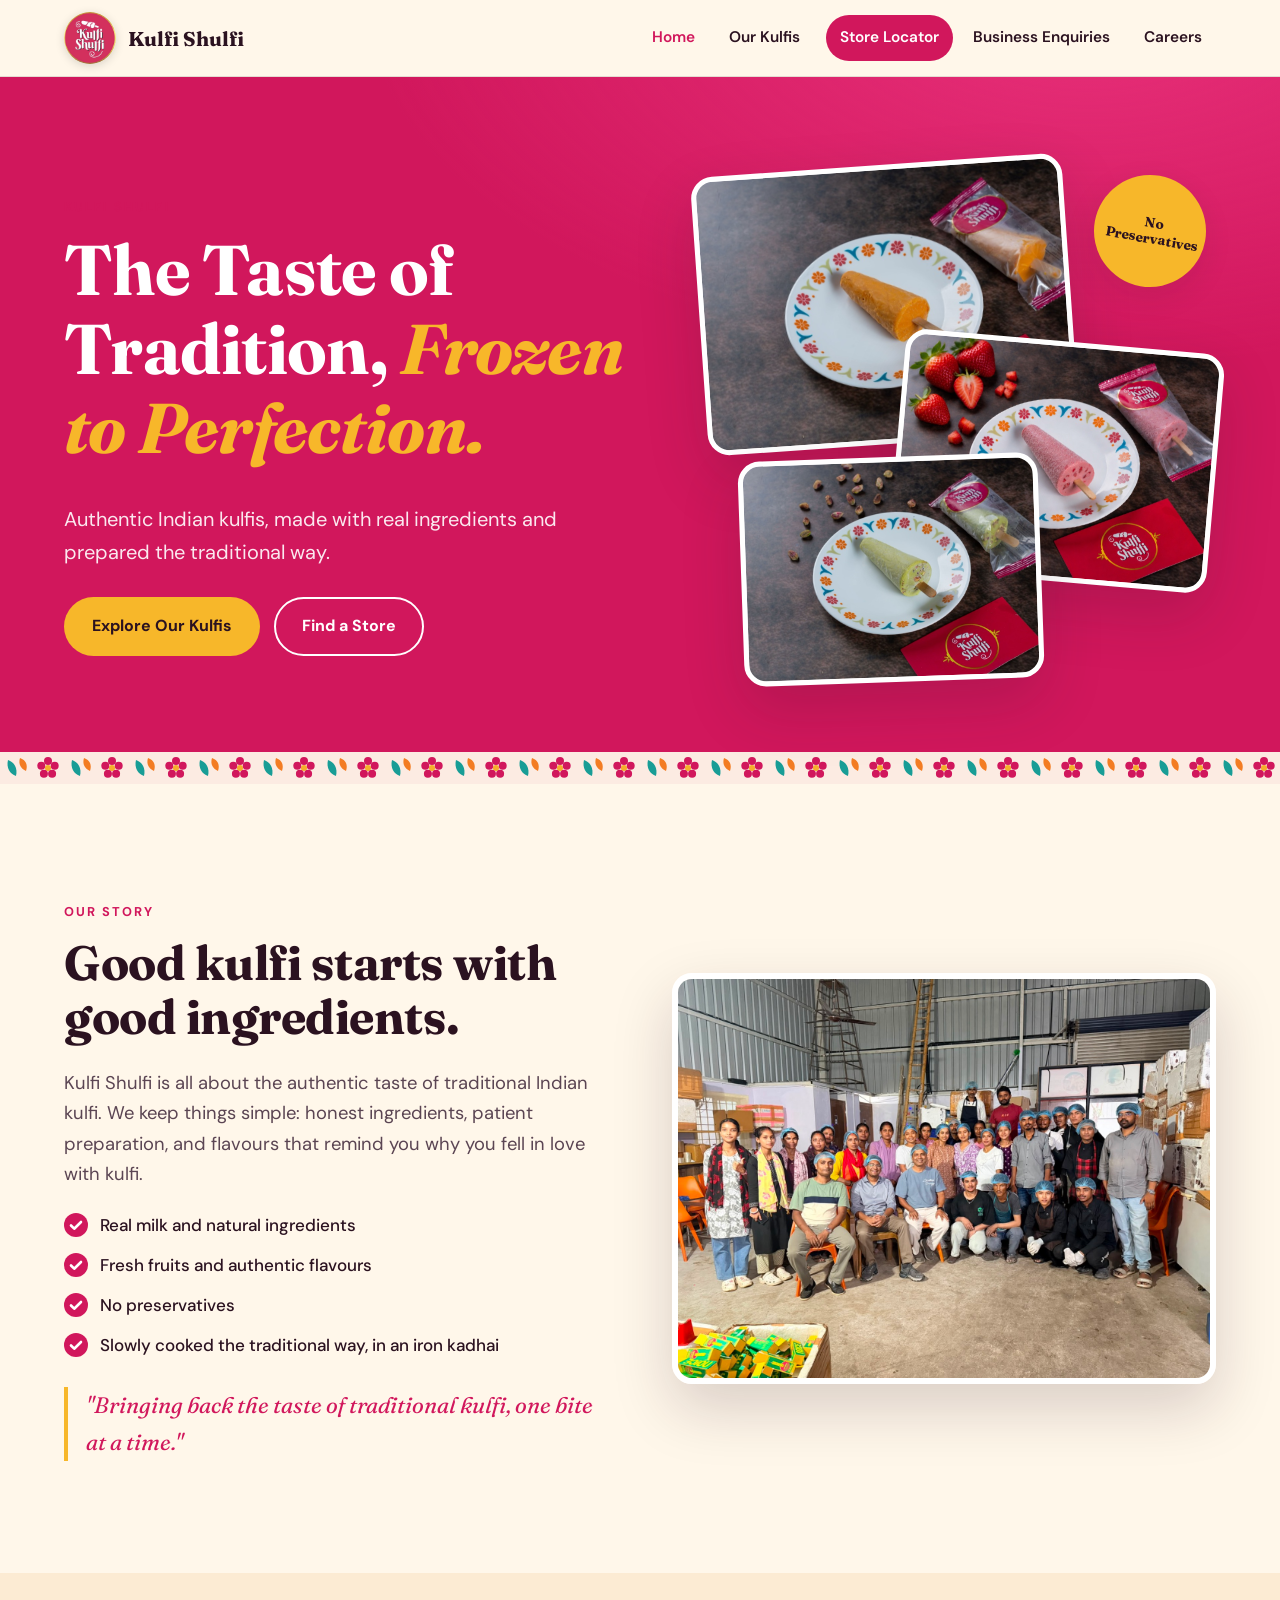
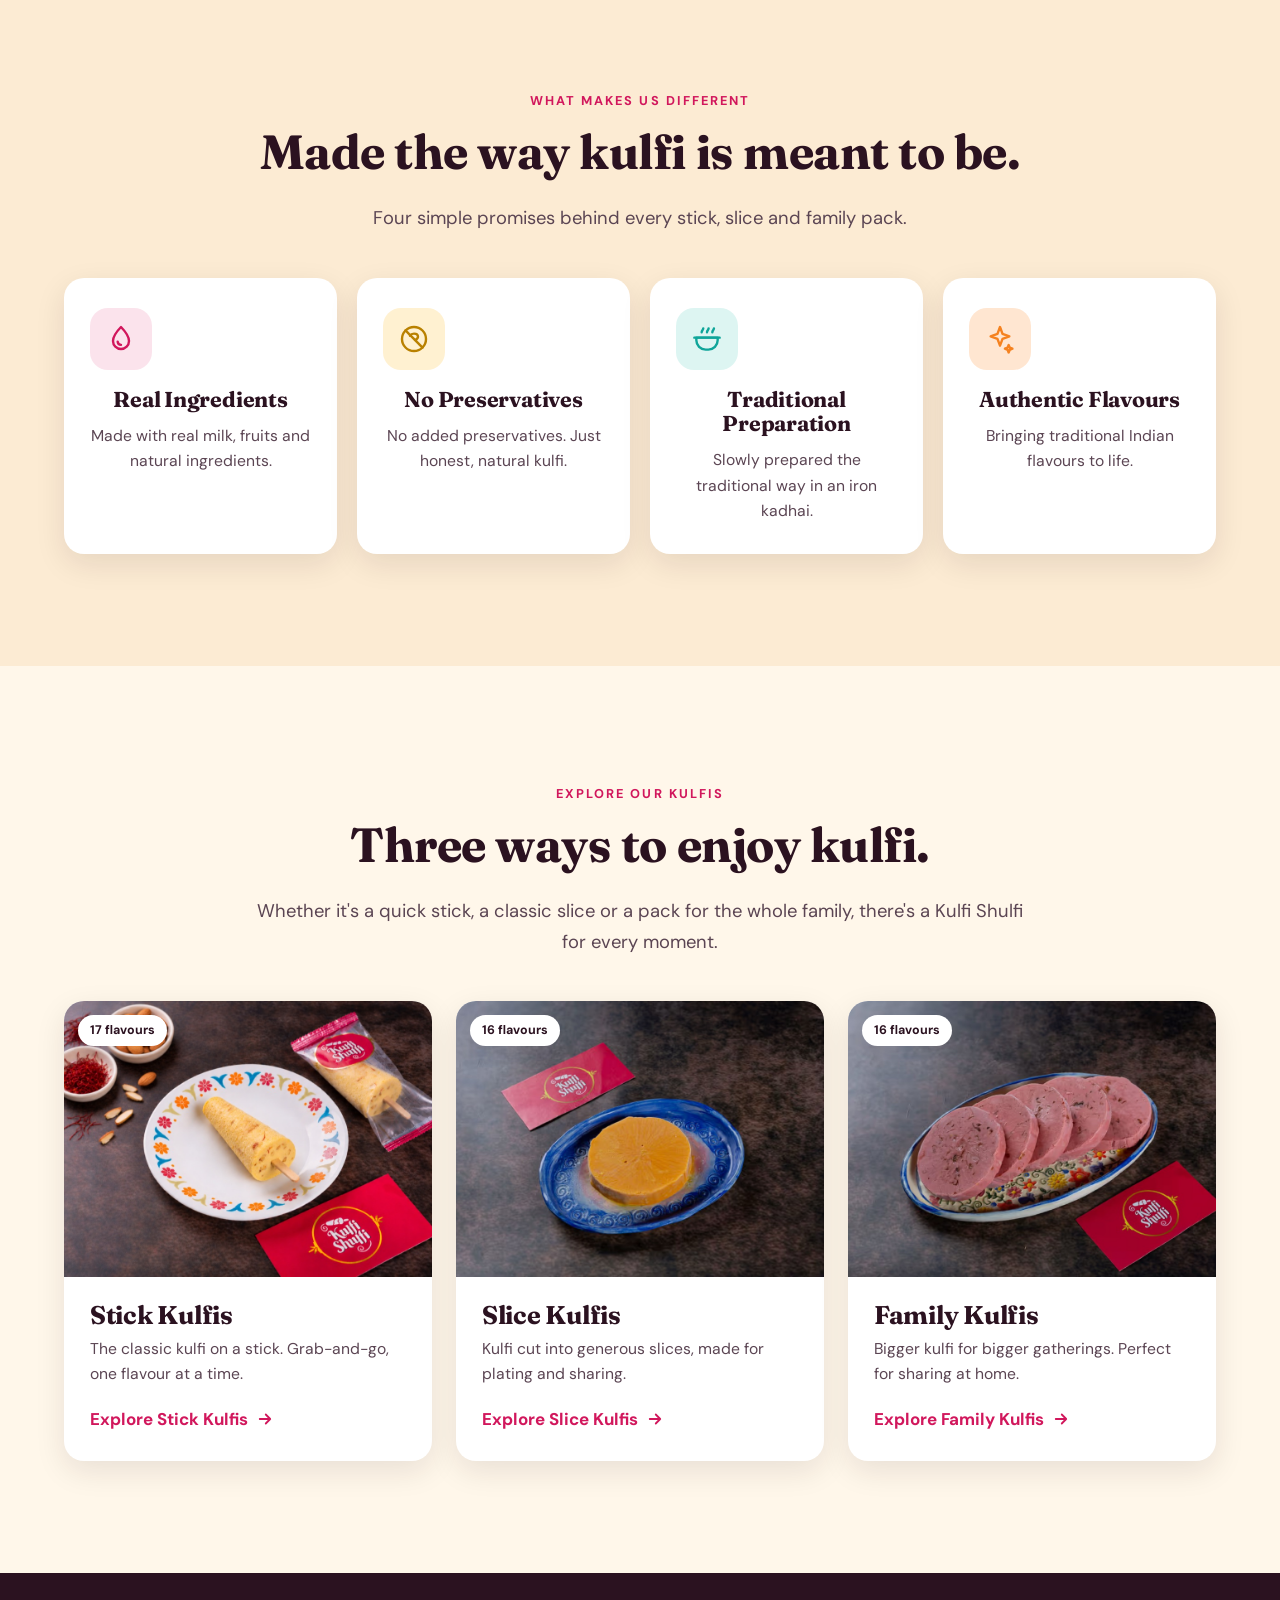
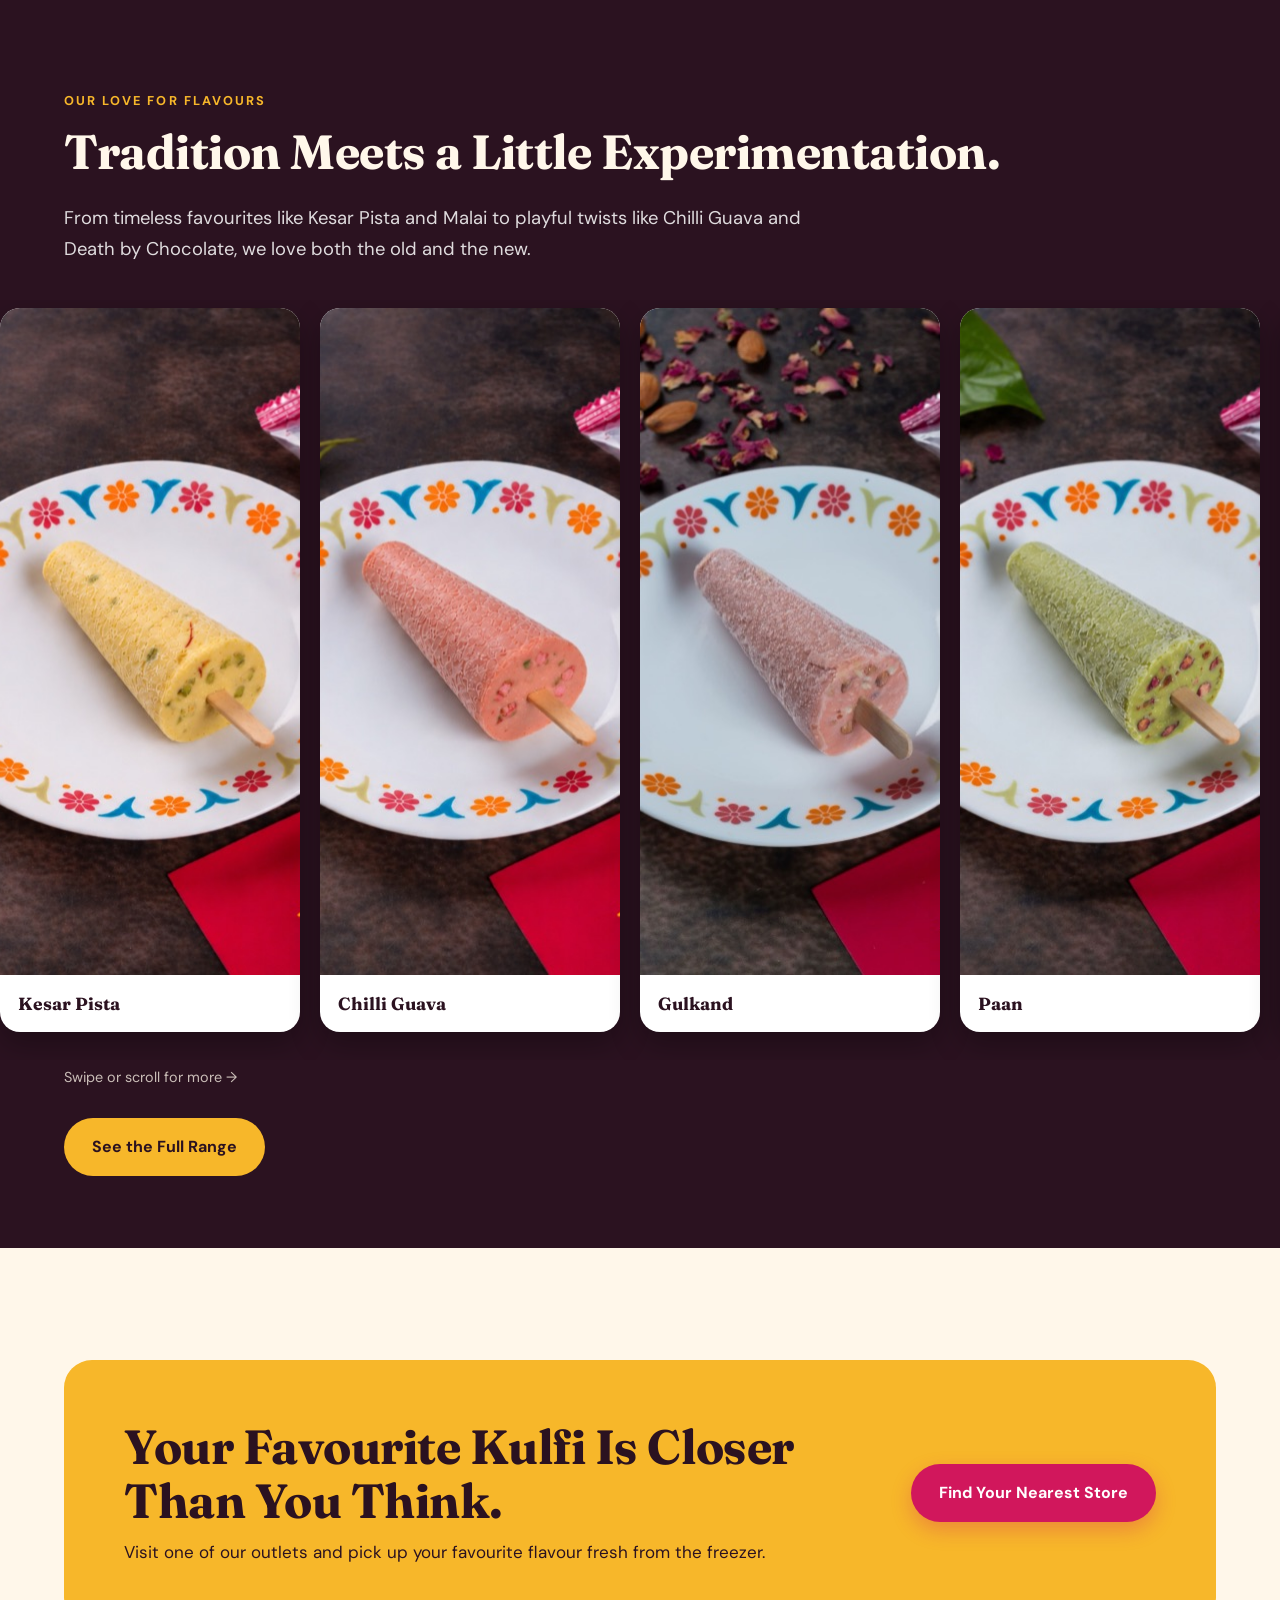
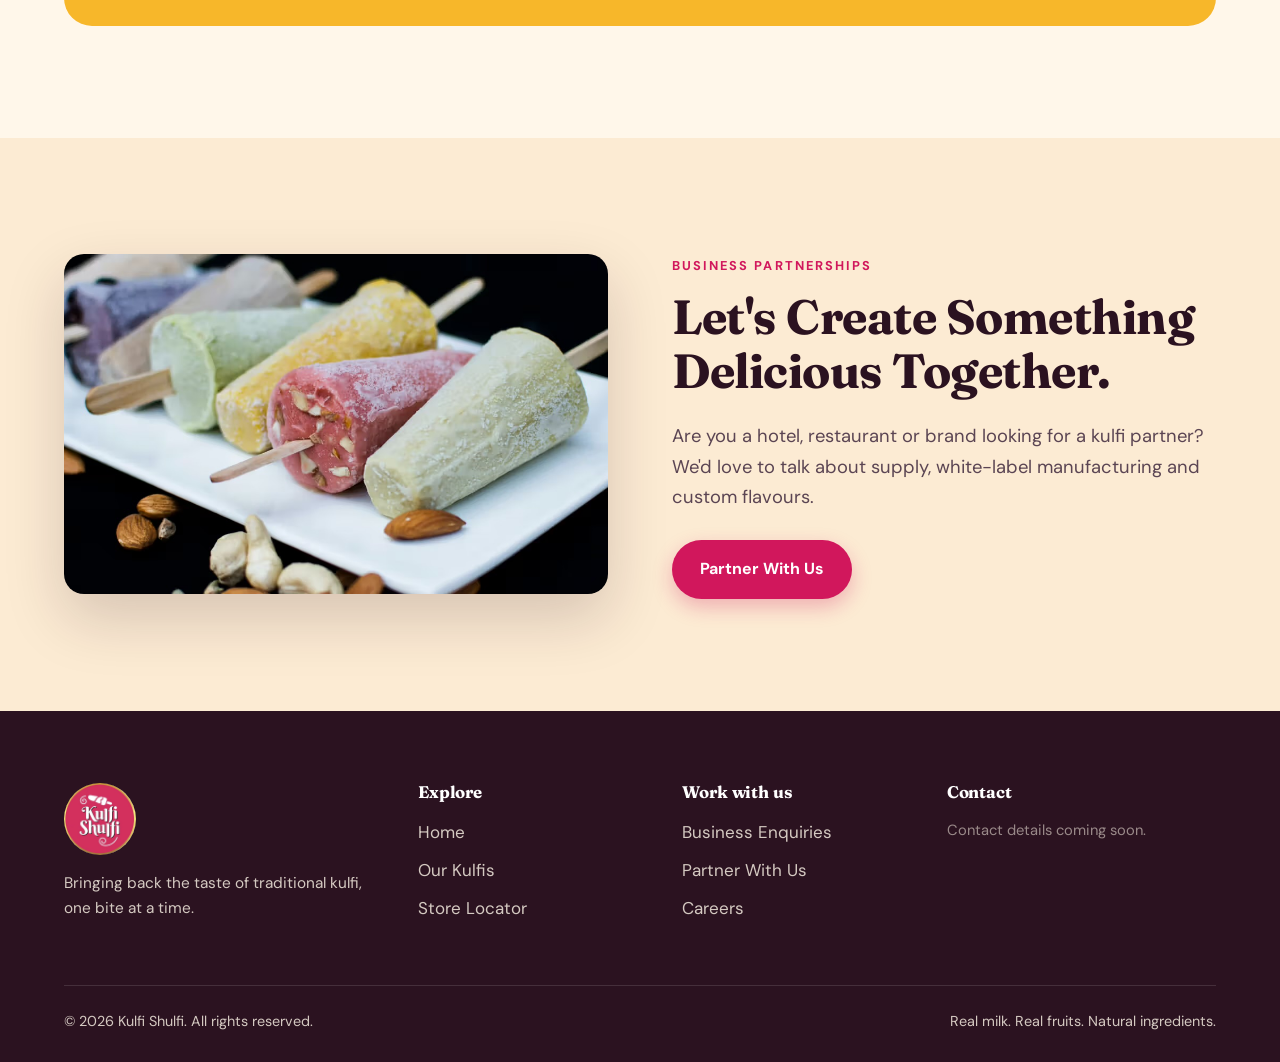
<file: index.html>
<!doctype html>
<html lang="en">
<head>
<meta charset="utf-8">
<meta name="viewport" content="width=device-width,initial-scale=1">
<title>Kulfi Shulfi | Authentic Indian Kulfi Made the Traditional Way</title>
<meta name="description" content="Kulfi Shulfi makes authentic Indian kulfis with real milk, real fruits and natural ingredients, slowly cooked the traditional way in an iron kadhai. No preservatives.">
<meta property="og:title" content="Kulfi Shulfi | The Taste of Tradition, Frozen to Perfection">
<meta property="og:description" content="Real milk. Real fruits. Natural ingredients. Made the traditional way.">
<meta property="og:image" content="assets/img/stick/mango.jpg">
<meta name="theme-color" content="#D1175C">
<link rel="icon" href="assets/img/brand/logo.jpg">
<link rel="preconnect" href="https://fonts.googleapis.com"><link rel="preconnect" href="https://fonts.gstatic.com" crossorigin>
<link href="https://fonts.googleapis.com/css2?family=DM+Sans:wght@400;500;700&family=Fraunces:ital,opsz,wght@0,9..144,600;0,9..144,700;1,9..144,600&display=swap" rel="stylesheet">
<link rel="stylesheet" href="css/styles.css">
<script type="application/ld+json">{"@context":"https://schema.org","@type":"FoodEstablishment","name":"Kulfi Shulfi","description":"Authentic Indian kulfis made with real milk, fruits and natural ingredients.","servesCuisine":"Indian"}</script>
</head>
<body data-page="home">
<a class="skip" href="#main">Skip to content</a>
<header id="site-header"></header>

<main id="main">
  <!-- HERO -->
  <section class="hero">
    <div class="container">
      <div>
        <span class="eyebrow">Kulfi Shulfi</span>
        <h1>The Taste of Tradition, <em>Frozen to Perfection.</em></h1>
        <p class="lead">Authentic Indian kulfis, made with real ingredients and prepared the traditional way.</p>
        <div class="btn-row">
          <a class="btn btn-yellow" href="kulfis.html">Explore Our Kulfis</a>
          <a class="btn btn-ghost" href="stores.html">Find a Store</a>
        </div>
      </div>
      <div class="hero-collage" aria-hidden="true">
        <div class="shot s1 float"><img src="assets/img/stick/mango.jpg" alt="" width="1000" height="667" fetchpriority="high"></div>
        <div class="shot s2 float"><img src="assets/img/stick/strawberry.jpg" alt="" width="1000" height="667"></div>
        <div class="shot s3 float"><img src="assets/img/stick/pista.jpg" alt="" width="1000" height="667"></div>
        <div class="hero-badge">No<br>Preservatives</div>
      </div>
    </div>
    <div class="flower-band" aria-hidden="true"></div>
  </section>

  <!-- OUR STORY -->
  <section class="section" id="story">
    <div class="container split">
      <div class="reveal">
        <span class="eyebrow">Our Story</span>
        <h2>Good kulfi starts with good ingredients.</h2>
        <p class="lead">Kulfi Shulfi is all about the authentic taste of traditional Indian kulfi. We keep things simple: honest ingredients, patient preparation, and flavours that remind you why you fell in love with kulfi.</p>
        <ul class="ticks">
          <li>Real milk and natural ingredients</li>
          <li>Fresh fruits and authentic flavours</li>
          <li>No preservatives</li>
          <li>Slowly cooked the traditional way, in an iron kadhai</li>
        </ul>
        <p class="quote">"Bringing back the taste of traditional kulfi, one bite at a time."</p>
      </div>
      <div class="photo-frame tilt reveal d1">
        <img src="assets/img/brand/team.jpg" alt="The Kulfi Shulfi team together at the kitchen" width="1400" height="1050" loading="lazy">
      </div>
    </div>
  </section>

  <!-- WHAT MAKES US DIFFERENT -->
  <section class="section alt">
    <div class="container center">
      <span class="eyebrow">What Makes Us Different</span>
      <h2>Made the way kulfi is meant to be.</h2>
      <p class="lead">Four simple promises behind every stick, slice and family pack.</p>
      <div class="usp-grid">
        <div class="usp reveal">
          <div class="ico"><svg viewBox="0 0 24 24" fill="none" stroke="currentColor" stroke-width="1.8" stroke-linecap="round" stroke-linejoin="round"><path d="M12 3s6 6.2 6 10.5A6 6 0 0 1 6 13.5C6 9.2 12 3 12 3z"/><path d="M9.5 14a2.6 2.6 0 0 0 2.5 2.4"/></svg></div>
          <h3>Real Ingredients</h3><p>Made with real milk, fruits and natural ingredients.</p>
        </div>
        <div class="usp reveal d1">
          <div class="ico"><svg viewBox="0 0 24 24" fill="none" stroke="currentColor" stroke-width="1.8" stroke-linecap="round" stroke-linejoin="round"><circle cx="12" cy="12" r="9"/><path d="M5.6 5.6l12.8 12.8"/><path d="M9 9.5c.6-1 1.7-1.5 3-1.5 1.7 0 3 .9 3 2.4 0 1.2-.8 1.8-2 2.4"/></svg></div>
          <h3>No Preservatives</h3><p>No added preservatives. Just honest, natural kulfi.</p>
        </div>
        <div class="usp reveal d2">
          <div class="ico"><svg viewBox="0 0 24 24" fill="none" stroke="currentColor" stroke-width="1.8" stroke-linecap="round" stroke-linejoin="round"><path d="M4 11h16v2a7 7 0 0 1-7 7h-2a7 7 0 0 1-7-7v-2z"/><path d="M2.5 11h19M8 7c0-1.4 1.2-1.6 1.2-3M12 7c0-1.4 1.2-1.6 1.2-3M16 7c0-1.4 1.2-1.6 1.2-3"/></svg></div>
          <h3>Traditional Preparation</h3><p>Slowly prepared the traditional way in an iron kadhai.</p>
        </div>
        <div class="usp reveal d3">
          <div class="ico"><svg viewBox="0 0 24 24" fill="none" stroke="currentColor" stroke-width="1.8" stroke-linecap="round" stroke-linejoin="round"><path d="M12 3l1.9 5.1L19 10l-5.1 1.9L12 17l-1.9-5.1L5 10l5.1-1.9L12 3z"/><path d="M18.5 16.5l.8 2 2 .8-2 .8-.8 2-.8-2-2-.8 2-.8.8-2z"/></svg></div>
          <h3>Authentic Flavours</h3><p>Bringing traditional Indian flavours to life.</p>
        </div>
      </div>
    </div>
  </section>

  <!-- EXPLORE OUR KULFIS -->
  <section class="section">
    <div class="container">
      <div class="center">
        <span class="eyebrow">Explore Our Kulfis</span>
        <h2>Three ways to enjoy kulfi.</h2>
        <p class="lead">Whether it's a quick stick, a classic slice or a pack for the whole family, there's a Kulfi Shulfi for every moment.</p>
      </div>
      <div class="cat-grid">
        <a class="cat-card reveal" href="kulfis.html#stick">
          <span class="count"><span data-flavour-count="stick"></span> flavours</span>
          <div class="img"><img src="assets/img/stick/kesar-badam.jpg" alt="Kesar Badam stick kulfi" width="1000" height="667" loading="lazy"></div>
          <div class="body"><h3>Stick Kulfis</h3><p>The classic kulfi on a stick. Grab-and-go, one flavour at a time.</p><span class="more">Explore Stick Kulfis <svg viewBox="0 0 24 24" width="18" height="18" fill="none" stroke="currentColor" stroke-width="2.4" stroke-linecap="round" stroke-linejoin="round"><path d="M5 12h14M13 6l6 6-6 6"/></svg></span></div>
        </a>
        <a class="cat-card reveal d1" href="kulfis.html#slice">
          <span class="count"><span data-flavour-count="slice"></span> flavours</span>
          <div class="img"><img src="assets/img/slice/mango.jpg" alt="Mango kulfi slices" width="1000" height="667" loading="lazy"></div>
          <div class="body"><h3>Slice Kulfis</h3><p>Kulfi cut into generous slices, made for plating and sharing.</p><span class="more">Explore Slice Kulfis <svg viewBox="0 0 24 24" width="18" height="18" fill="none" stroke="currentColor" stroke-width="2.4" stroke-linecap="round" stroke-linejoin="round"><path d="M5 12h14M13 6l6 6-6 6"/></svg></span></div>
        </a>
        <a class="cat-card reveal d2" href="kulfis.html#family">
          <span class="count"><span data-flavour-count="family"></span> flavours</span>
          <div class="img"><img src="assets/img/family/gulkand.jpg" alt="Gulkand family pack kulfi" width="1000" height="667" loading="lazy"></div>
          <div class="body"><h3>Family Kulfis</h3><p>Bigger kulfi for bigger gatherings. Perfect for sharing at home.</p><span class="more">Explore Family Kulfis <svg viewBox="0 0 24 24" width="18" height="18" fill="none" stroke="currentColor" stroke-width="2.4" stroke-linecap="round" stroke-linejoin="round"><path d="M5 12h14M13 6l6 6-6 6"/></svg></span></div>
        </a>
      </div>
    </div>
  </section>

  <!-- OUR LOVE FOR FLAVOURS -->
  <section class="section dark" style="padding-bottom:clamp(40px,6vw,72px)">
    <div class="container">
      <span class="eyebrow">Our Love for Flavours</span>
      <h2>Tradition Meets a Little Experimentation.</h2>
      <p class="lead">From timeless favourites like Kesar Pista and Malai to playful twists like Chilli Guava and Death by Chocolate, we love both the old and the new.</p>
    </div>
    <div class="strip" data-strip aria-label="Selected flavours"></div>
    <div class="container">
      <p class="strip-hint">Swipe or scroll for more →</p>
      <div class="btn-row"><a class="btn btn-yellow" href="kulfis.html">See the Full Range</a></div>
    </div>
  </section>

  <!-- FIND US -->
  <section class="section">
    <div class="container">
      <div class="cta-band reveal">
        <div>
          <h2>Your Favourite Kulfi Is Closer Than You Think.</h2>
          <p>Visit one of our outlets and pick up your favourite flavour fresh from the freezer.</p>
        </div>
        <a class="btn btn-primary" href="stores.html">Find Your Nearest Store</a>
      </div>
    </div>
  </section>

  <!-- PARTNERSHIPS -->
  <section class="section alt">
    <div class="container split">
      <div class="photo-frame reveal"><img src="assets/img/brand/cover.jpg" alt="A tray of colourful Kulfi Shulfi kulfis on sticks" width="1600" height="640" loading="lazy" style="aspect-ratio:16/10"></div>
      <div class="reveal d1">
        <span class="eyebrow">Business Partnerships</span>
        <h2>Let's Create Something Delicious Together.</h2>
        <p class="lead">Are you a hotel, restaurant or brand looking for a kulfi partner? We'd love to talk about supply, white-label manufacturing and custom flavours.</p>
        <div class="btn-row"><a class="btn btn-primary" href="business.html">Partner With Us</a></div>
      </div>
    </div>
  </section>
</main>

<footer id="site-footer"></footer>
<script src="js/data.js"></script>
<script src="js/main.js"></script>
</body>
</html>
</file>
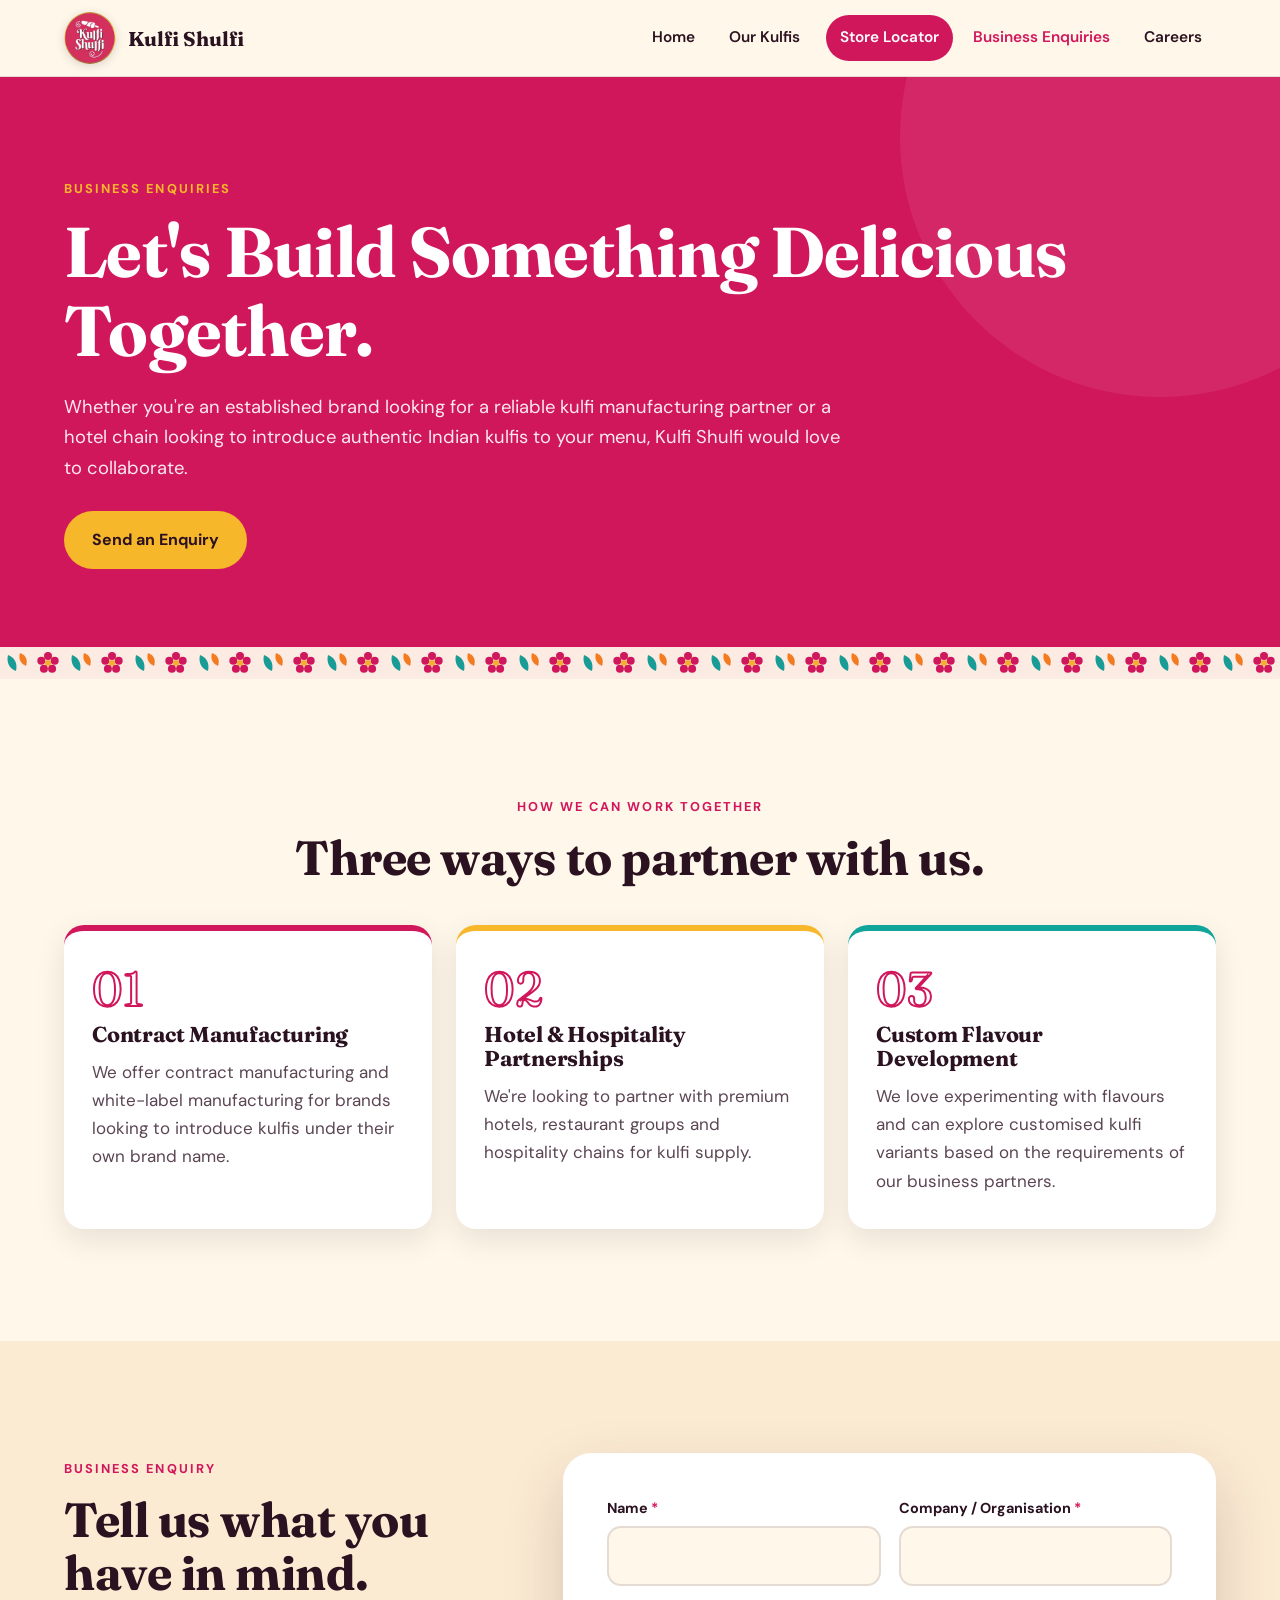
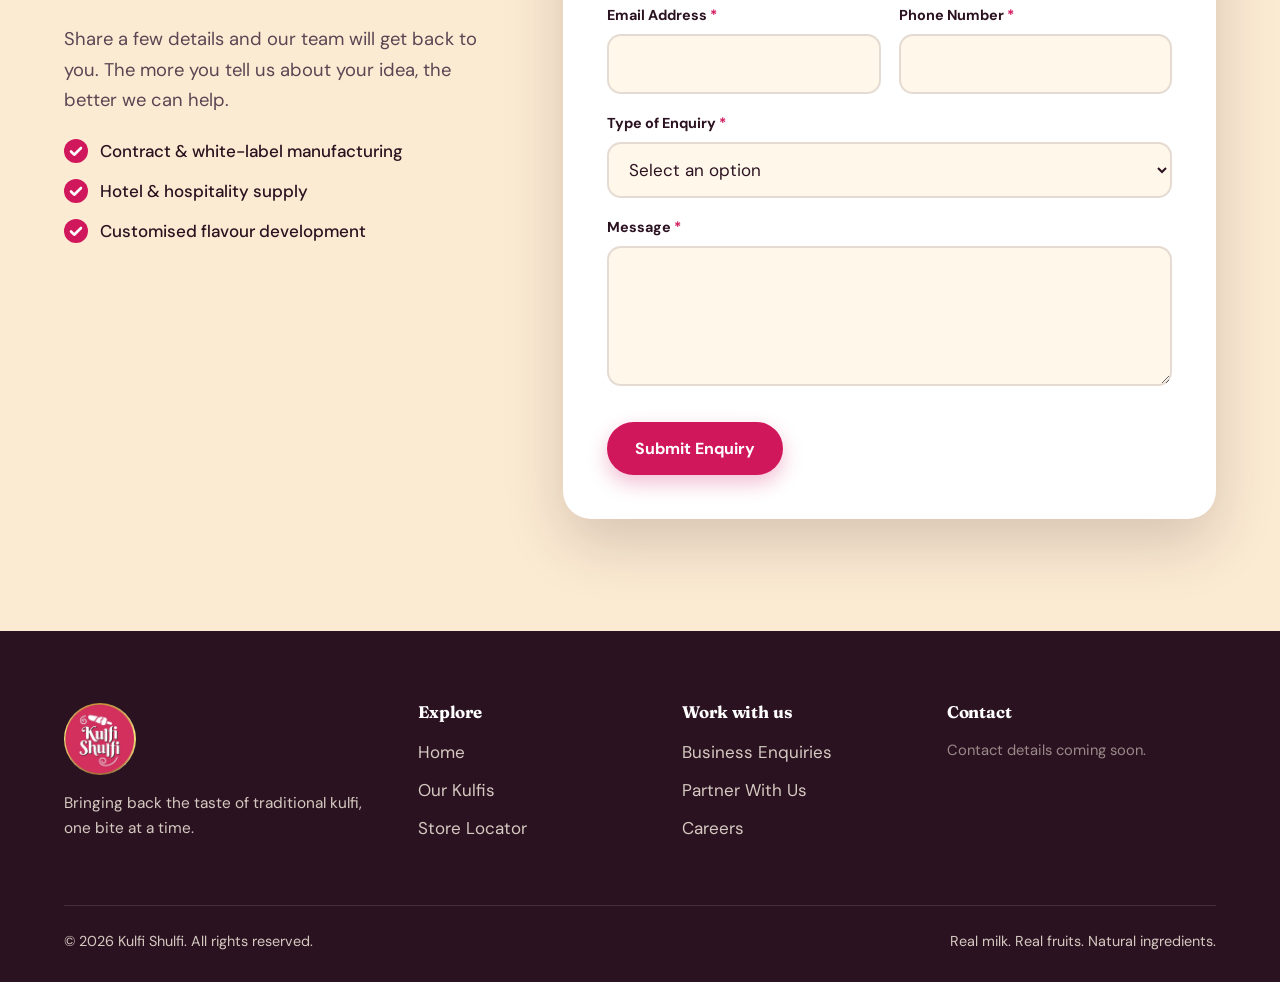
<file: business.html>
<!doctype html>
<html lang="en">
<head>
<meta charset="utf-8">
<meta name="viewport" content="width=device-width,initial-scale=1">
<title>Business Enquiries | Contract Manufacturing &amp; Hospitality Supply | Kulfi Shulfi</title>
<meta name="description" content="Partner with Kulfi Shulfi for contract and white-label kulfi manufacturing, hotel and hospitality supply, and custom flavour development.">
<meta property="og:title" content="Partner With Kulfi Shulfi">
<meta name="theme-color" content="#D1175C">
<link rel="icon" href="assets/img/brand/logo.jpg">
<link rel="preconnect" href="https://fonts.googleapis.com"><link rel="preconnect" href="https://fonts.gstatic.com" crossorigin>
<link href="https://fonts.googleapis.com/css2?family=DM+Sans:wght@400;500;700&family=Fraunces:ital,opsz,wght@0,9..144,600;0,9..144,700;1,9..144,600&display=swap" rel="stylesheet">
<link rel="stylesheet" href="css/styles.css">
</head>
<body data-page="business">
<a class="skip" href="#main">Skip to content</a>
<header id="site-header"></header>

<main id="main">
  <section class="page-head">
    <div class="container">
      <span class="eyebrow" style="color:var(--yellow)">Business Enquiries</span>
      <h1>Let's Build Something Delicious Together.</h1>
      <p class="lead">Whether you're an established brand looking for a reliable kulfi manufacturing partner or a hotel chain looking to introduce authentic Indian kulfis to your menu, Kulfi Shulfi would love to collaborate.</p>
      <div class="btn-row"><a class="btn btn-yellow" href="#enquiry">Send an Enquiry</a></div>
    </div>
    <div class="flower-band" aria-hidden="true"></div>
  </section>

  <section class="section">
    <div class="container">
      <div class="center">
        <span class="eyebrow">How We Can Work Together</span>
        <h2>Three ways to partner with us.</h2>
      </div>
      <div class="pillars">
        <article class="pillar reveal"><div class="num">01</div><h3>Contract Manufacturing</h3><p>We offer contract manufacturing and white-label manufacturing for brands looking to introduce kulfis under their own brand name.</p></article>
        <article class="pillar reveal d1"><div class="num">02</div><h3>Hotel &amp; Hospitality Partnerships</h3><p>We're looking to partner with premium hotels, restaurant groups and hospitality chains for kulfi supply.</p></article>
        <article class="pillar reveal d2"><div class="num">03</div><h3>Custom Flavour Development</h3><p>We love experimenting with flavours and can explore customised kulfi variants based on the requirements of our business partners.</p></article>
      </div>
    </div>
  </section>

  <section class="section alt" id="enquiry" style="scroll-margin-top:90px">
    <div class="container form-wrap">
      <div class="reveal">
        <span class="eyebrow">Business Enquiry</span>
        <h2>Tell us what you have in mind.</h2>
        <p class="lead">Share a few details and our team will get back to you. The more you tell us about your idea, the better we can help.</p>
        <ul class="ticks">
          <li>Contract &amp; white-label manufacturing</li>
          <li>Hotel &amp; hospitality supply</li>
          <li>Customised flavour development</li>
        </ul>
      </div>
      <div class="form-card reveal d1">
        <form data-form="business" novalidate>
          <div class="form-grid">
            <div><label for="name">Name <span class="req">*</span></label><input id="name" name="name" type="text" required autocomplete="name"></div>
            <div><label for="company">Company / Organisation <span class="req">*</span></label><input id="company" name="company" type="text" required autocomplete="organization"></div>
            <div><label for="email">Email Address <span class="req">*</span></label><input id="email" name="email" type="email" required autocomplete="email"></div>
            <div><label for="phone">Phone Number <span class="req">*</span></label><input id="phone" name="phone" type="tel" required autocomplete="tel"></div>
            <div class="full"><label for="type">Type of Enquiry <span class="req">*</span></label>
              <select id="type" name="enquiry_type" required>
                <option value="" disabled selected>Select an option</option>
                <option>Contract Manufacturing</option>
                <option>Hotel &amp; Hospitality Supply</option>
                <option>Custom Flavour Development</option>
                <option>Other</option>
              </select></div>
            <div class="full"><label for="message">Message <span class="req">*</span></label><textarea id="message" name="message" required></textarea></div>
            <input class="hp" type="text" name="_gotcha" tabindex="-1" autocomplete="off" aria-hidden="true">
          </div>
          <div class="btn-row"><button class="btn btn-primary" type="submit">Submit Enquiry</button></div>
          <div class="form-status" role="status" aria-live="polite"></div>
        </form>
      </div>
    </div>
  </section>
</main>

<footer id="site-footer"></footer>
<script src="js/data.js"></script>
<script src="js/main.js"></script>
</body>
</html>
</file>
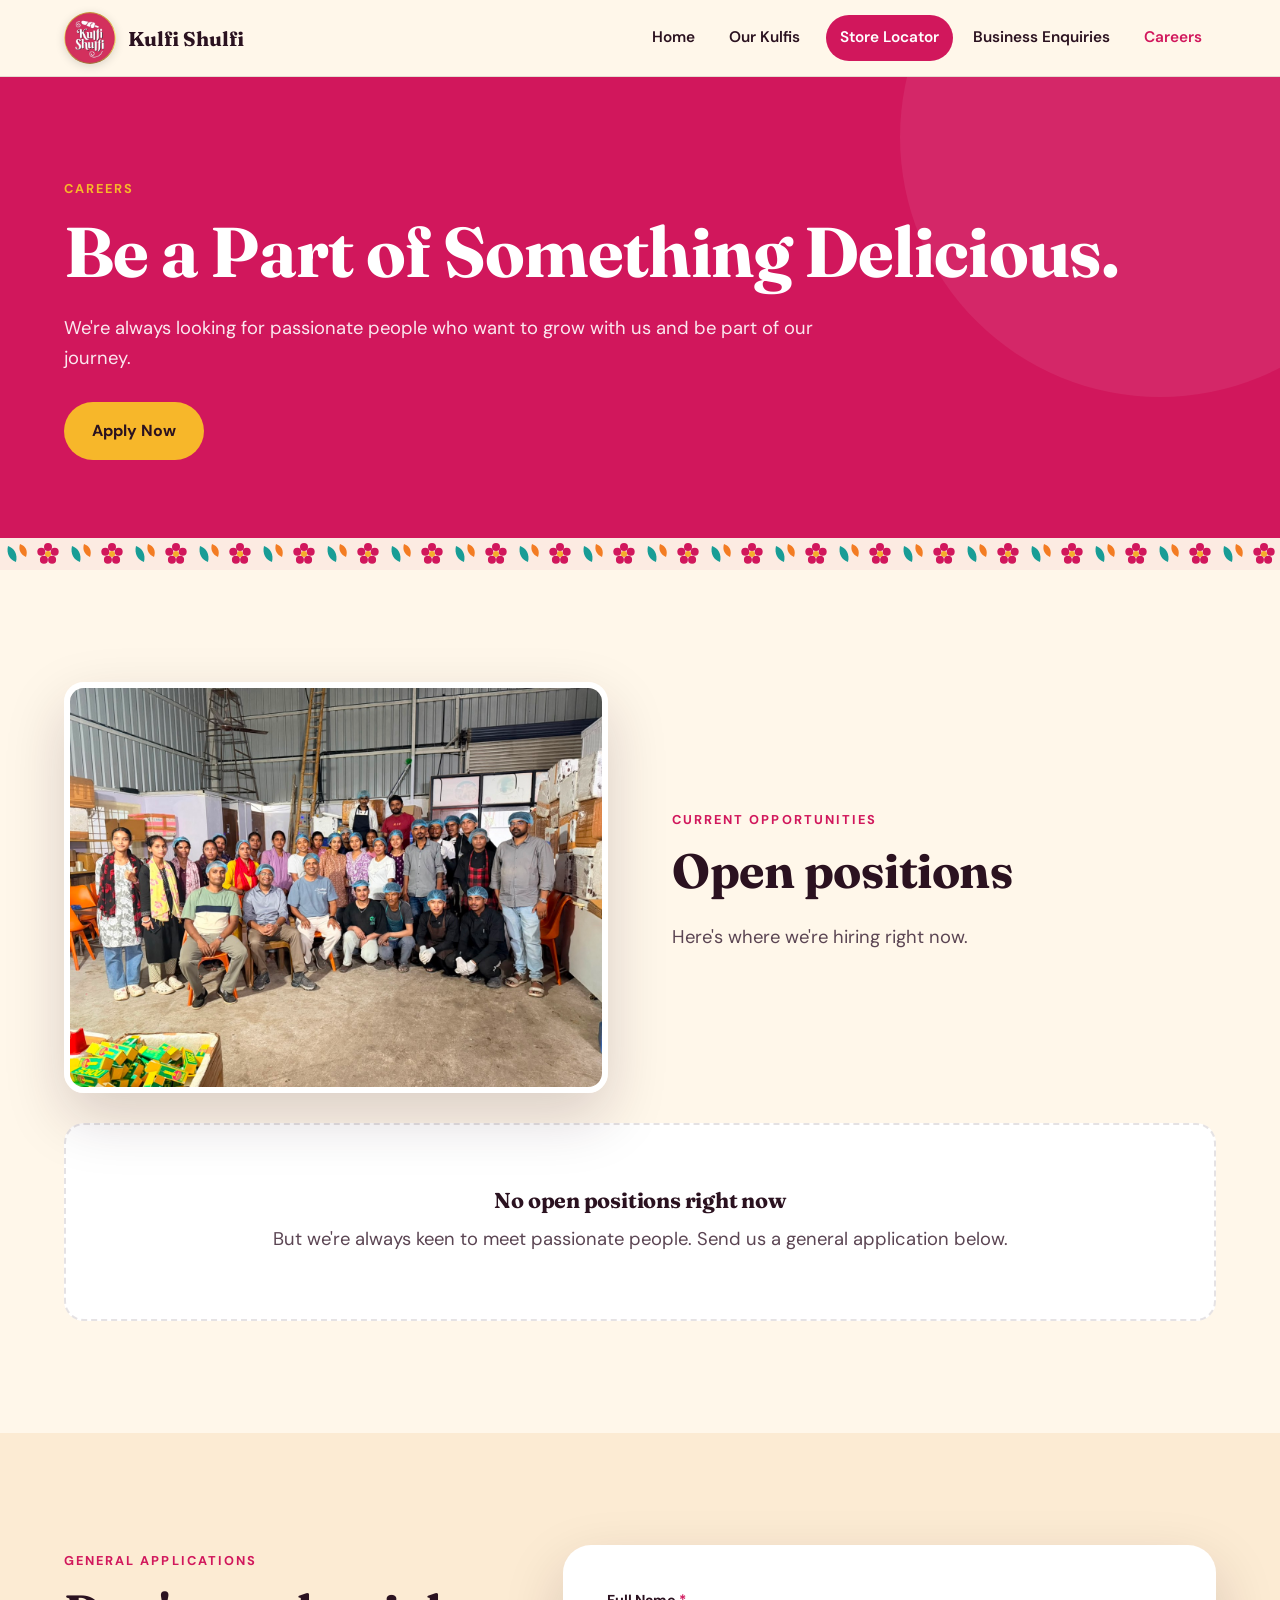
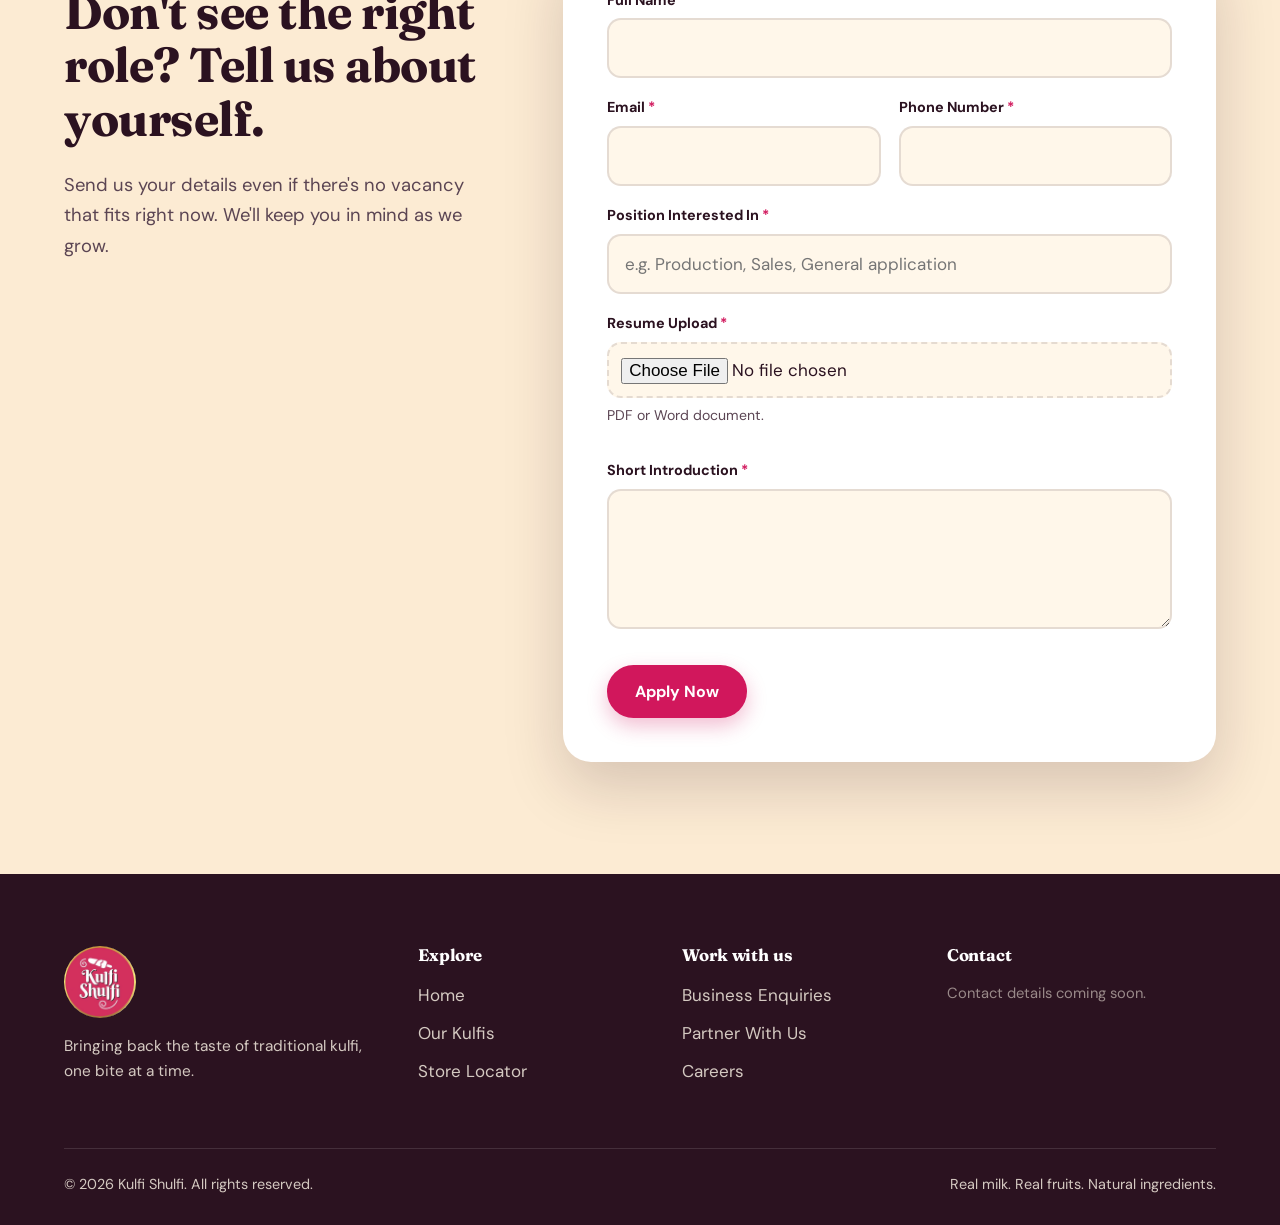
<file: careers.html>
<!doctype html>
<html lang="en">
<head>
<meta charset="utf-8">
<meta name="viewport" content="width=device-width,initial-scale=1">
<title>Careers | Join the Kulfi Shulfi Team</title>
<meta name="description" content="Be a part of something delicious. See current openings at Kulfi Shulfi or send us a general application.">
<meta property="og:title" content="Careers | Kulfi Shulfi">
<meta property="og:image" content="assets/img/brand/team.jpg">
<meta name="theme-color" content="#D1175C">
<link rel="icon" href="assets/img/brand/logo.jpg">
<link rel="preconnect" href="https://fonts.googleapis.com"><link rel="preconnect" href="https://fonts.gstatic.com" crossorigin>
<link href="https://fonts.googleapis.com/css2?family=DM+Sans:wght@400;500;700&family=Fraunces:ital,opsz,wght@0,9..144,600;0,9..144,700;1,9..144,600&display=swap" rel="stylesheet">
<link rel="stylesheet" href="css/styles.css">
</head>
<body data-page="careers">
<a class="skip" href="#main">Skip to content</a>
<header id="site-header"></header>

<main id="main">
  <section class="page-head">
    <div class="container">
      <span class="eyebrow" style="color:var(--yellow)">Careers</span>
      <h1>Be a Part of Something Delicious.</h1>
      <p class="lead">We're always looking for passionate people who want to grow with us and be part of our journey.</p>
      <div class="btn-row"><a class="btn btn-yellow" href="#apply">Apply Now</a></div>
    </div>
    <div class="flower-band" aria-hidden="true"></div>
  </section>

  <section class="section">
    <div class="container split">
      <div class="photo-frame tilt reveal"><img src="assets/img/brand/team.jpg" alt="The Kulfi Shulfi team" width="1400" height="1050" loading="lazy"></div>
      <div class="reveal d1">
        <span class="eyebrow">Current Opportunities</span>
        <h2>Open positions</h2>
        <p class="lead">Here's where we're hiring right now.</p>
      </div>
    </div>
    <div class="container"><div class="jobs" data-jobs></div></div>
  </section>

  <section class="section alt" id="apply" style="scroll-margin-top:90px">
    <div class="container form-wrap">
      <div class="reveal">
        <span class="eyebrow">General Applications</span>
        <h2>Don't see the right role? Tell us about yourself.</h2>
        <p class="lead">Send us your details even if there's no vacancy that fits right now. We'll keep you in mind as we grow.</p>
      </div>
      <div class="form-card reveal d1">
        <form data-form="careers" enctype="multipart/form-data" novalidate>
          <div class="form-grid">
            <div class="full"><label for="fullname">Full Name <span class="req">*</span></label><input id="fullname" name="full_name" type="text" required autocomplete="name"></div>
            <div><label for="cemail">Email <span class="req">*</span></label><input id="cemail" name="email" type="email" required autocomplete="email"></div>
            <div><label for="cphone">Phone Number <span class="req">*</span></label><input id="cphone" name="phone" type="tel" required autocomplete="tel"></div>
            <div class="full"><label for="position">Position Interested In <span class="req">*</span></label><input id="position" name="position" type="text" required placeholder="e.g. Production, Sales, General application"></div>
            <div class="full"><label for="resume">Resume Upload <span class="req">*</span></label><input id="resume" name="resume" type="file" accept=".pdf,.doc,.docx" required><p class="form-note" style="margin-top:6px">PDF or Word document.</p></div>
            <div class="full"><label for="intro">Short Introduction <span class="req">*</span></label><textarea id="intro" name="introduction" required></textarea></div>
            <input class="hp" type="text" name="_gotcha" tabindex="-1" autocomplete="off" aria-hidden="true">
          </div>
          <div class="btn-row"><button class="btn btn-primary" type="submit">Apply Now</button></div>
          <div class="form-status" role="status" aria-live="polite"></div>
        </form>
      </div>
    </div>
  </section>
</main>

<footer id="site-footer"></footer>
<script src="js/data.js"></script>
<script src="js/main.js"></script>
</body>
</html>
</file>
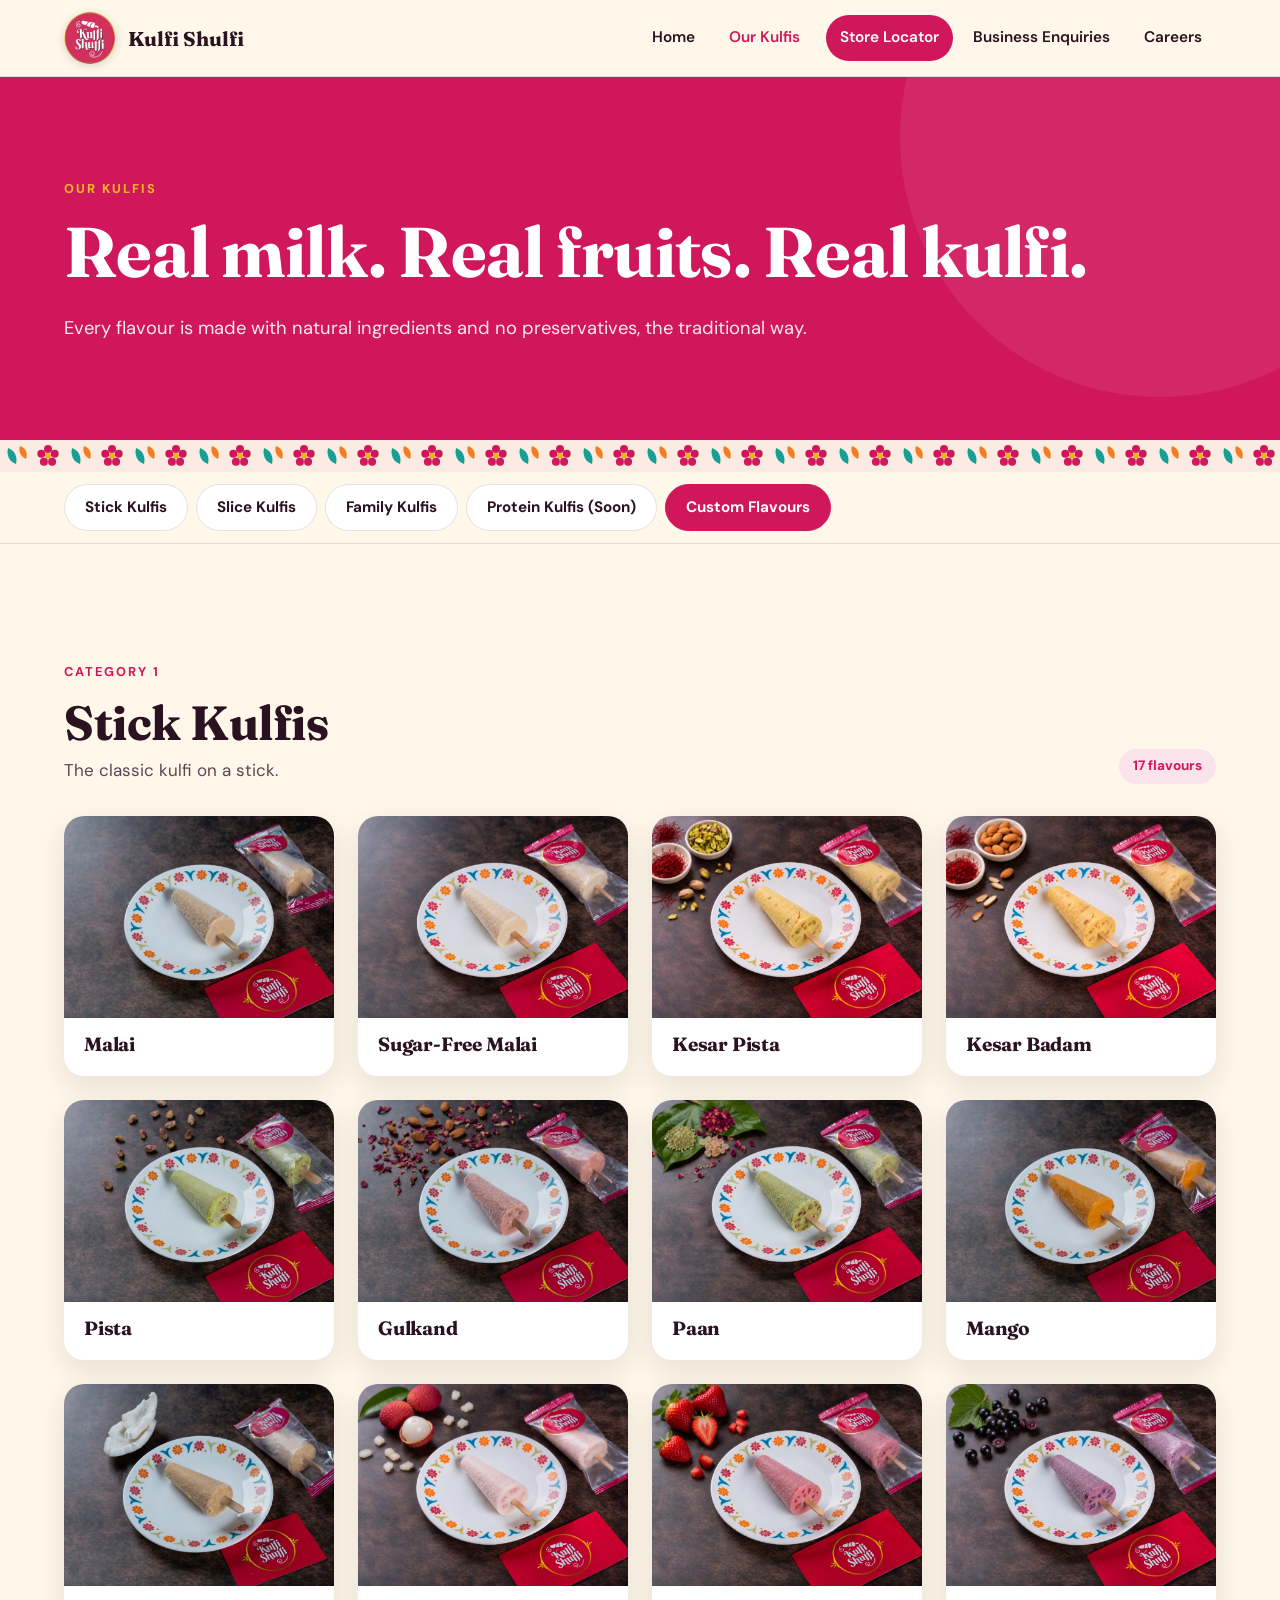
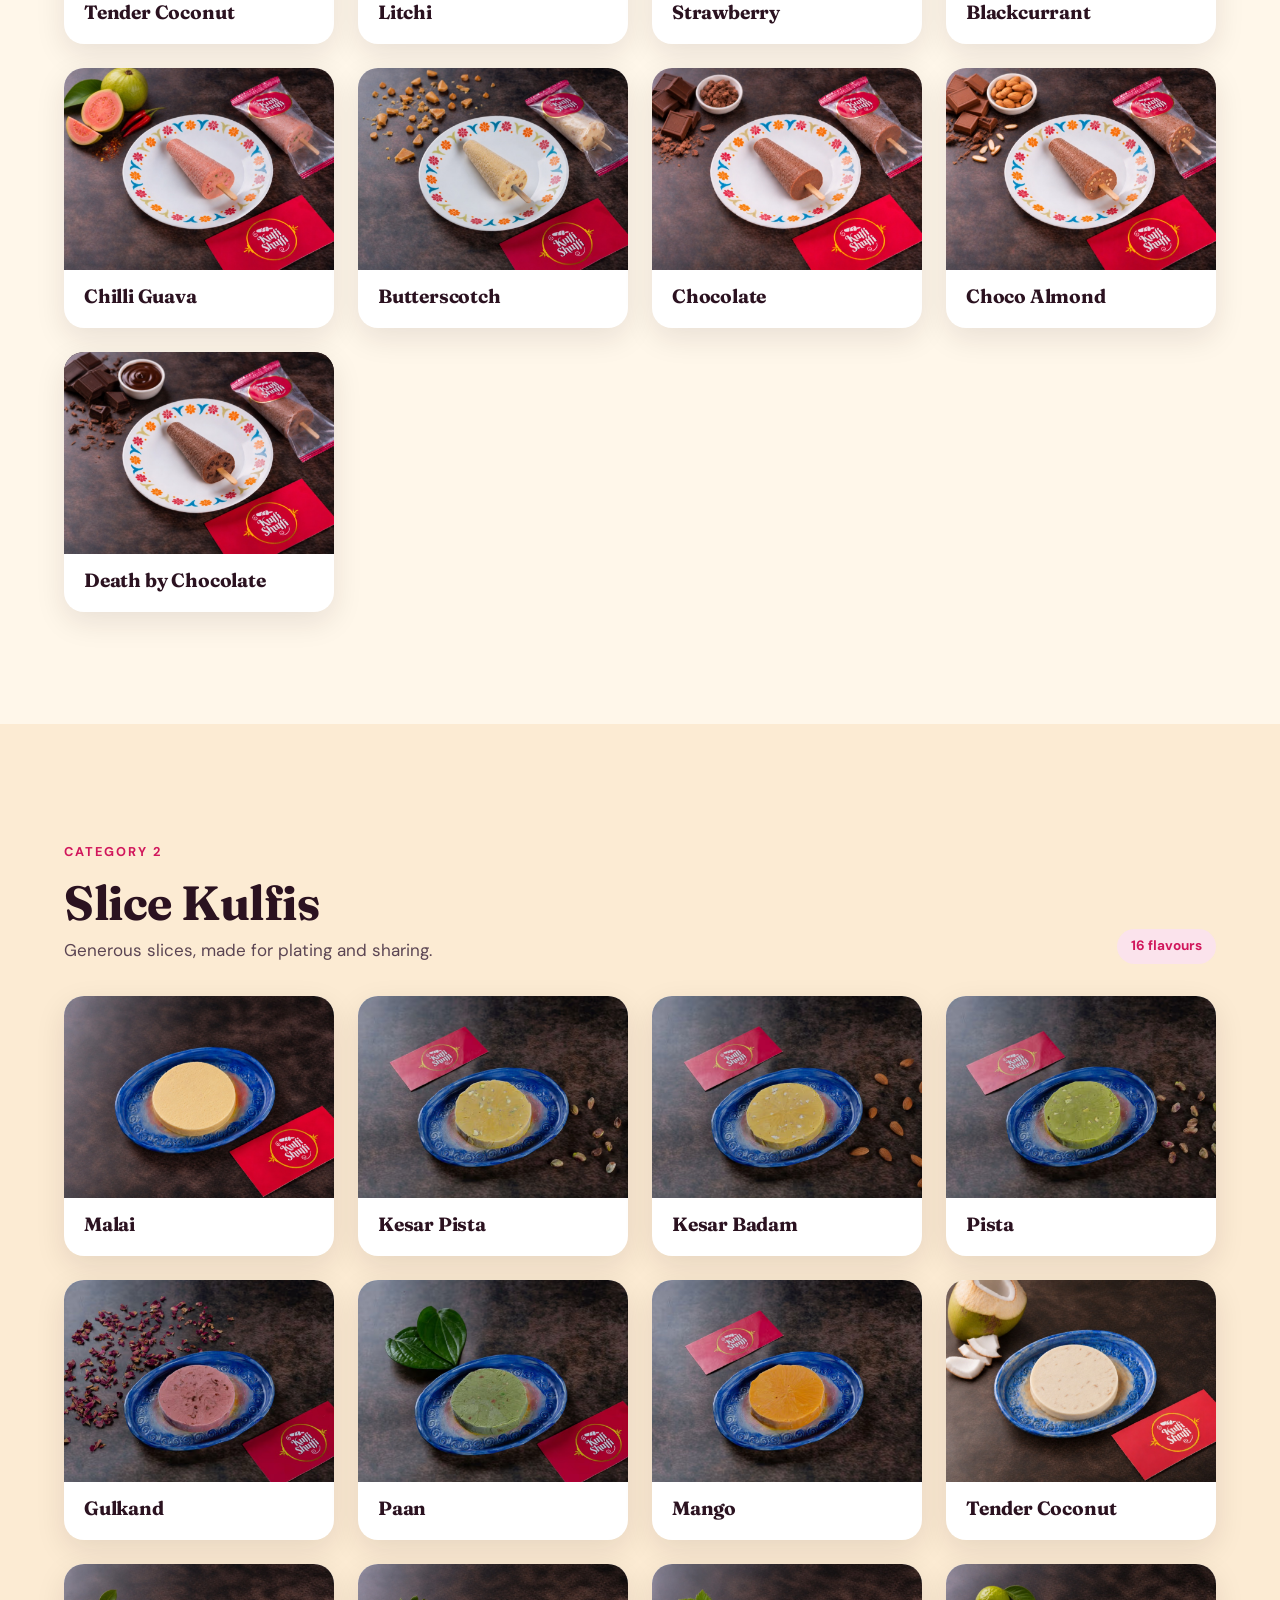
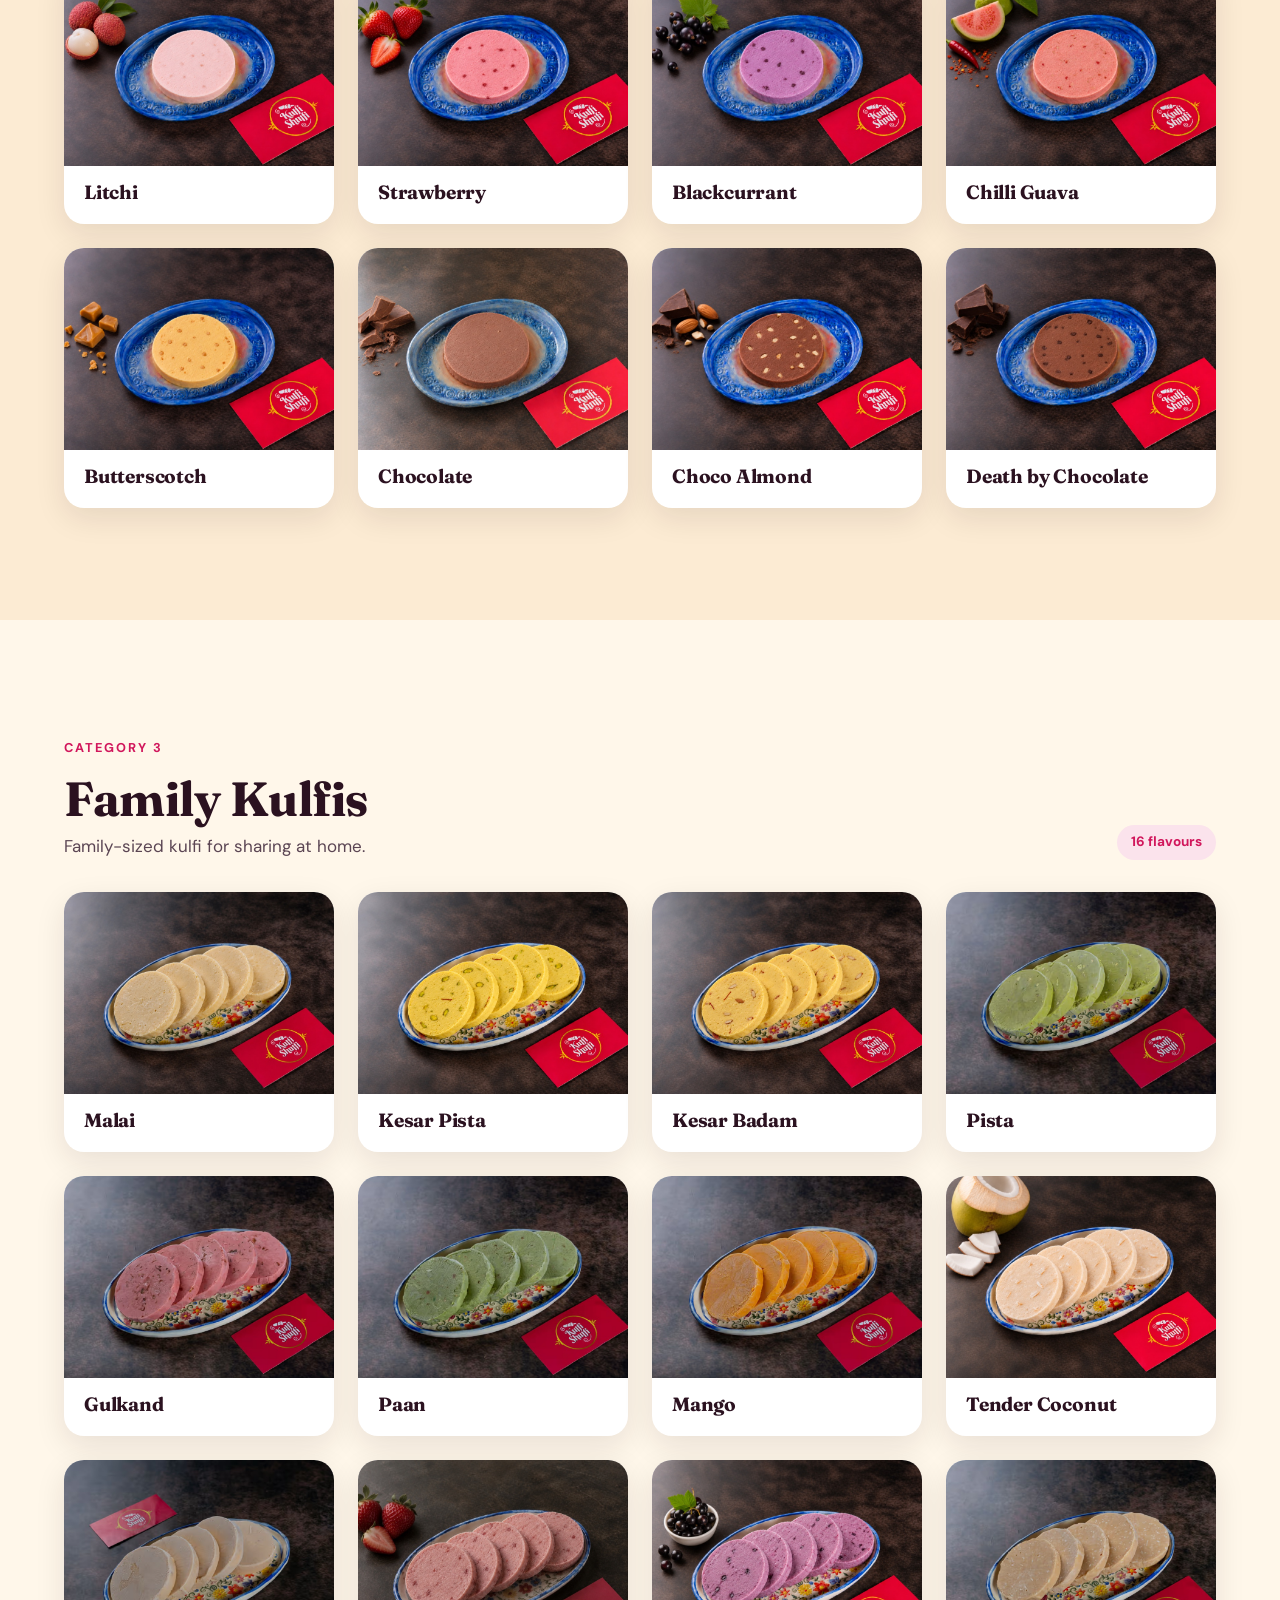
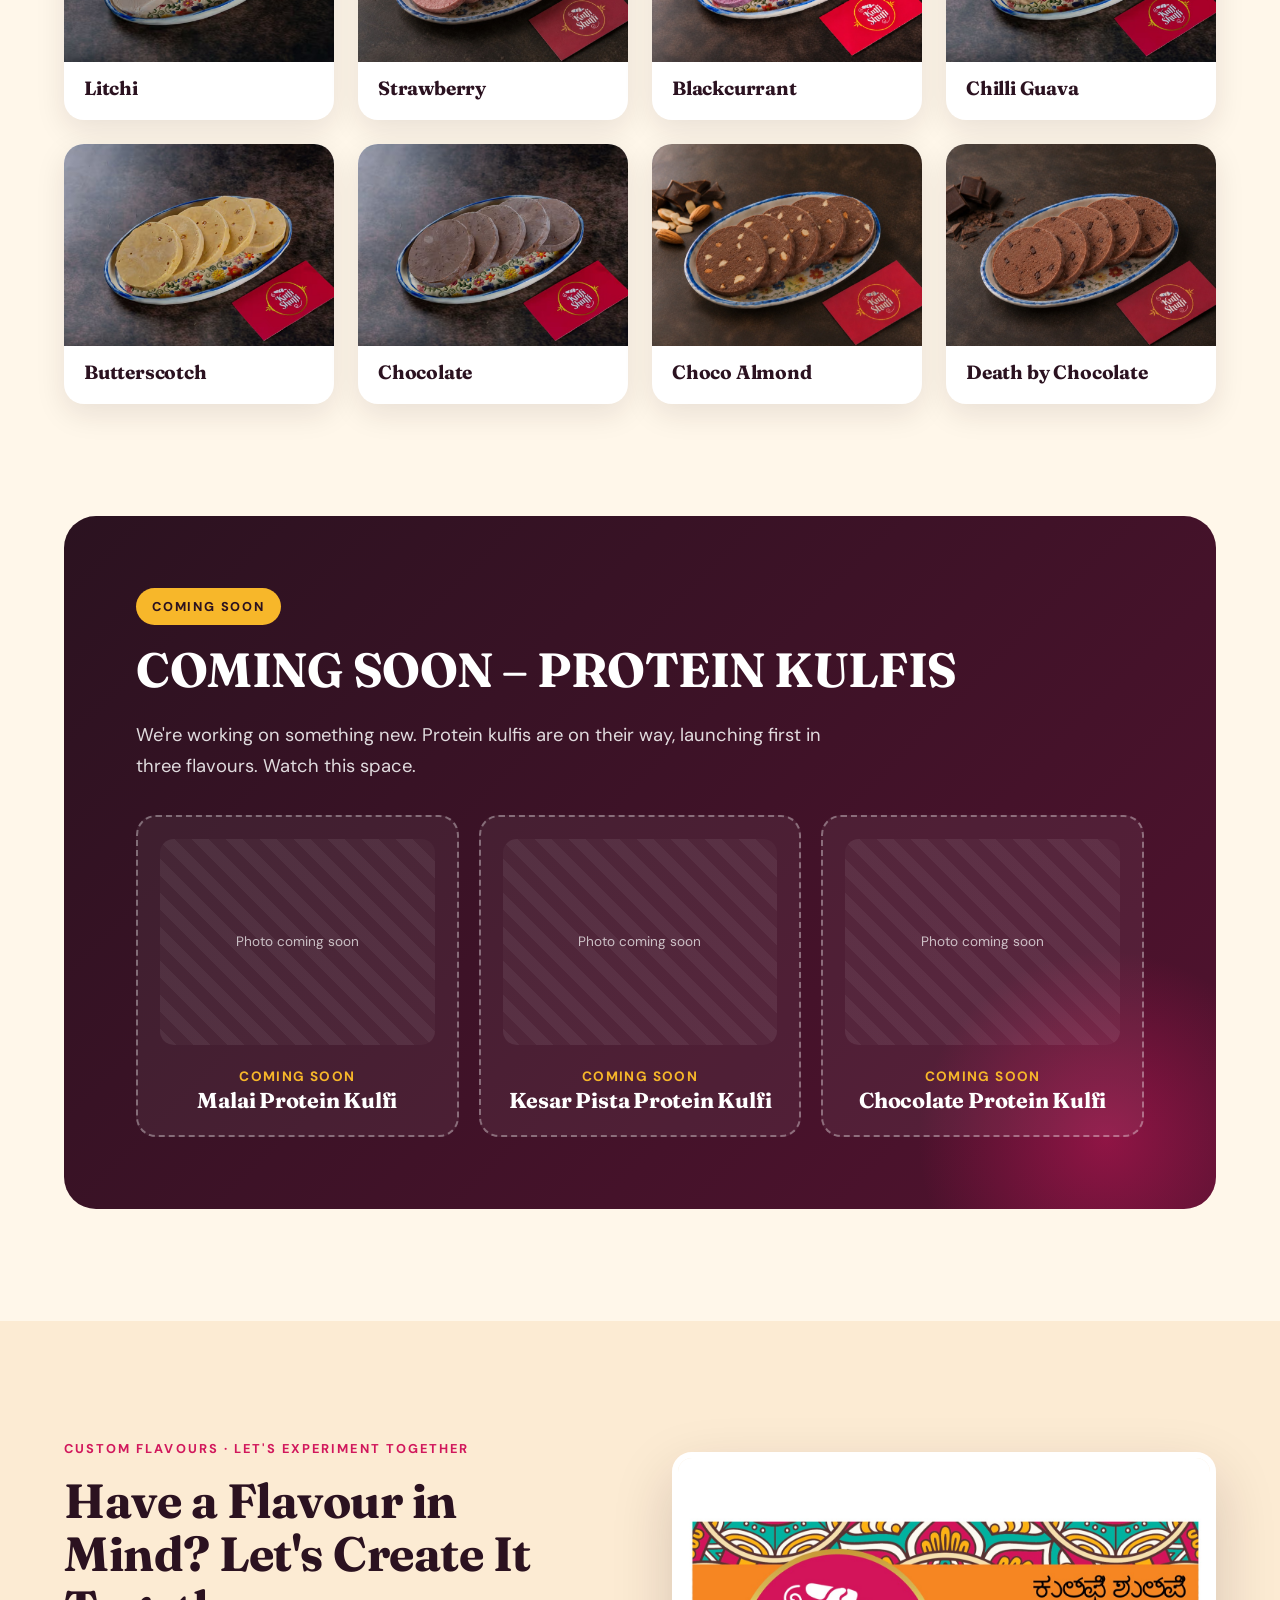
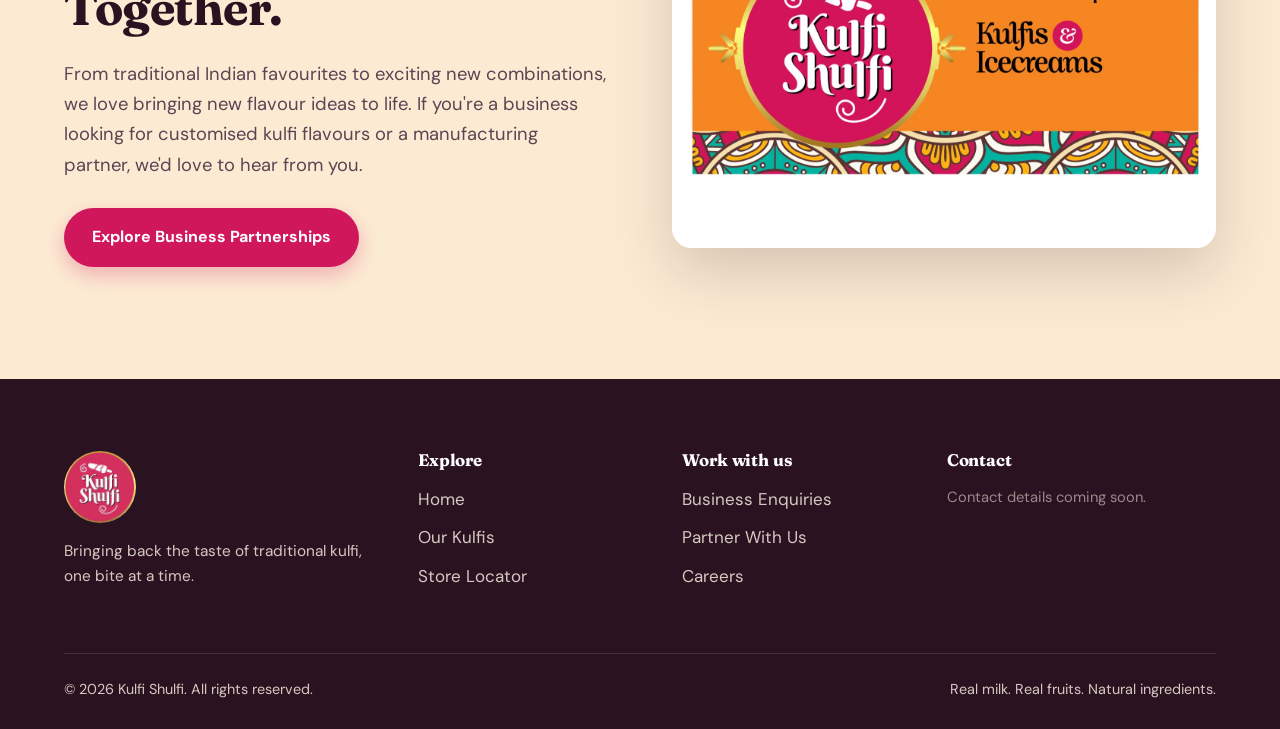
<file: kulfis.html>
<!doctype html>
<html lang="en">
<head>
<meta charset="utf-8">
<meta name="viewport" content="width=device-width,initial-scale=1">
<title>Our Kulfis | Stick, Slice &amp; Family Kulfis | Kulfi Shulfi</title>
<meta name="description" content="Browse the Kulfi Shulfi range: stick kulfis, slice kulfis and family kulfis, plus protein kulfis coming soon. Made with real milk and fruits, no preservatives.">
<meta property="og:title" content="Our Kulfis | Kulfi Shulfi">
<meta property="og:image" content="assets/img/stick/kesar-pista.jpg">
<meta name="theme-color" content="#D1175C">
<link rel="icon" href="assets/img/brand/logo.jpg">
<link rel="preconnect" href="https://fonts.googleapis.com"><link rel="preconnect" href="https://fonts.gstatic.com" crossorigin>
<link href="https://fonts.googleapis.com/css2?family=DM+Sans:wght@400;500;700&family=Fraunces:ital,opsz,wght@0,9..144,600;0,9..144,700;1,9..144,600&display=swap" rel="stylesheet">
<link rel="stylesheet" href="css/styles.css">
</head>
<body data-page="kulfis">
<a class="skip" href="#main">Skip to content</a>
<header id="site-header"></header>

<main id="main">
  <section class="page-head">
    <div class="container">
      <span class="eyebrow" style="color:var(--yellow)">Our Kulfis</span>
      <h1>Real milk. Real fruits. Real kulfi.</h1>
      <p class="lead">Every flavour is made with natural ingredients and no preservatives, the traditional way.</p>
    </div>
    <div class="flower-band" aria-hidden="true"></div>
  </section>

  <nav class="cat-nav" aria-label="Kulfi categories">
    <div class="container">
      <a href="#stick" class="active">Stick Kulfis</a>
      <a href="#slice">Slice Kulfis</a>
      <a href="#family">Family Kulfis</a>
      <a href="#protein">Protein Kulfis (Soon)</a>
      <a href="#custom">Custom Flavours</a>
    </div>
  </nav>

  <section class="section cat-section" id="stick">
    <div class="container">
      <div class="cat-title"><div><span class="eyebrow">Category 1</span><h2>Stick Kulfis</h2><p>The classic kulfi on a stick.</p></div><span class="pill" data-count="stick"></span></div>
      <div class="product-grid" data-products="stick"></div>
    </div>
  </section>

  <section class="section alt cat-section" id="slice">
    <div class="container">
      <div class="cat-title"><div><span class="eyebrow">Category 2</span><h2>Slice Kulfis</h2><p>Generous slices, made for plating and sharing.</p></div><span class="pill" data-count="slice"></span></div>
      <div class="product-grid" data-products="slice"></div>
    </div>
  </section>

  <section class="section cat-section" id="family">
    <div class="container">
      <div class="cat-title"><div><span class="eyebrow">Category 3</span><h2>Family Kulfis</h2><p>Family-sized kulfi for sharing at home.</p></div><span class="pill" data-count="family"></span></div>
      <div class="product-grid" data-products="family"></div>
    </div>
  </section>

  <section class="section cat-section" id="protein" style="padding-top:0">
    <div class="container">
      <div class="soon">
        <span class="badge">COMING SOON</span>
        <h2>COMING SOON – PROTEIN KULFIS</h2>
        <p class="lead" style="max-width:56ch">We're working on something new. Protein kulfis are on their way, launching first in three flavours. Watch this space.</p>
        <div class="soon-grid" data-protein></div>
      </div>
    </div>
  </section>

  <section class="section alt cat-section" id="custom">
    <div class="container split">
      <div class="reveal">
        <span class="eyebrow">Custom Flavours · Let's Experiment Together</span>
        <h2>Have a Flavour in Mind? Let's Create It Together.</h2>
        <p class="lead">From traditional Indian favourites to exciting new combinations, we love bringing new flavour ideas to life. If you're a business looking for customised kulfi flavours or a manufacturing partner, we'd love to hear from you.</p>
        <div class="btn-row"><a class="btn btn-primary" href="business.html">Explore Business Partnerships</a></div>
      </div>
      <div class="photo-frame tilt reveal d1"><img src="assets/img/brand/signage.jpg" alt="Kulfi Shulfi – Kulfis and Icecreams signage" width="1400" height="1012" loading="lazy"></div>
    </div>
  </section>
</main>

<footer id="site-footer"></footer>
<script src="js/data.js"></script>
<script src="js/main.js"></script>
</body>
</html>
</file>
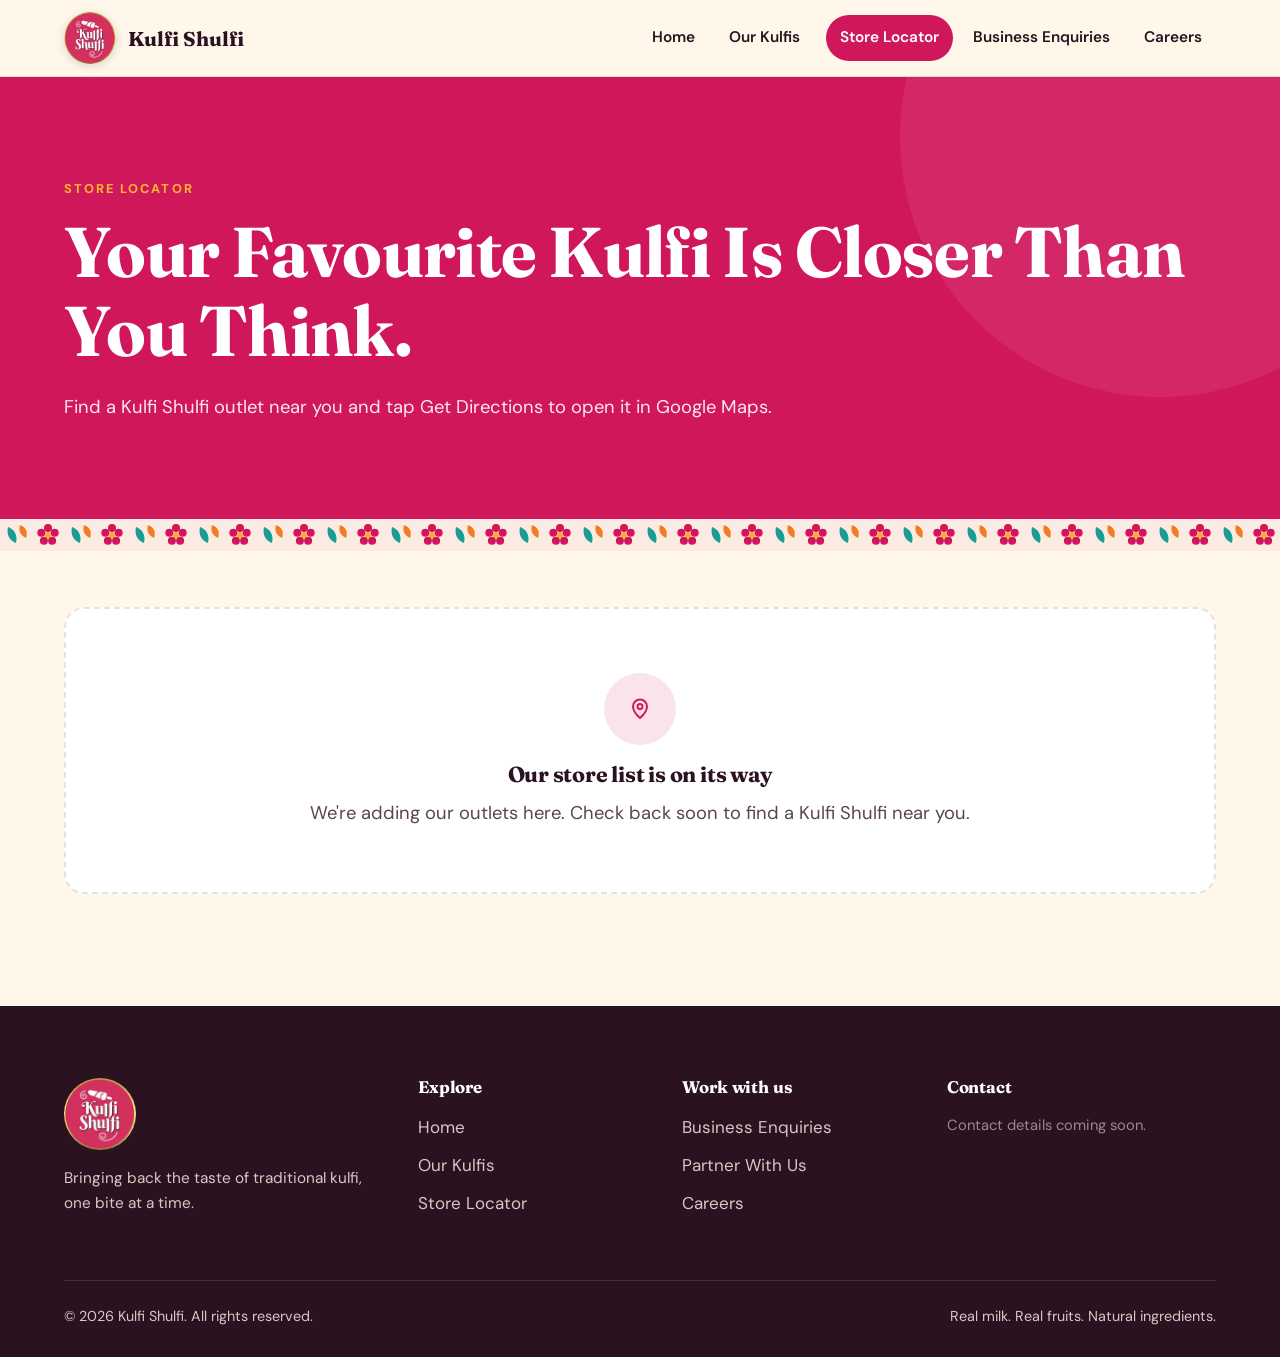
<file: stores.html>
<!doctype html>
<html lang="en">
<head>
<meta charset="utf-8">
<meta name="viewport" content="width=device-width,initial-scale=1">
<title>Store Locator | Find Kulfi Shulfi Near You</title>
<meta name="description" content="Find your nearest Kulfi Shulfi store, search by area or locality and get directions on Google Maps.">
<meta property="og:title" content="Store Locator | Kulfi Shulfi">
<meta name="theme-color" content="#D1175C">
<link rel="icon" href="assets/img/brand/logo.jpg">
<link rel="preconnect" href="https://fonts.googleapis.com"><link rel="preconnect" href="https://fonts.gstatic.com" crossorigin>
<link href="https://fonts.googleapis.com/css2?family=DM+Sans:wght@400;500;700&family=Fraunces:ital,opsz,wght@0,9..144,600;0,9..144,700;1,9..144,600&display=swap" rel="stylesheet">
<link rel="stylesheet" href="css/styles.css">
</head>
<body data-page="stores">
<a class="skip" href="#main">Skip to content</a>
<header id="site-header"></header>

<main id="main">
  <section class="page-head">
    <div class="container">
      <span class="eyebrow" style="color:var(--yellow)">Store Locator</span>
      <h1>Your Favourite Kulfi Is Closer Than You Think.</h1>
      <p class="lead">Find a Kulfi Shulfi outlet near you and tap Get Directions to open it in Google Maps.</p>
    </div>
    <div class="flower-band" aria-hidden="true"></div>
  </section>

  <section class="section" style="padding-top:clamp(32px,5vw,56px)">
    <div class="container">
      <div class="store-tools">
        <div class="search">
          <svg viewBox="0 0 24 24" fill="none" stroke="currentColor" stroke-width="2" stroke-linecap="round" aria-hidden="true"><circle cx="11" cy="11" r="7"/><path d="M20 20l-3.5-3.5"/></svg>
          <input id="store-search" type="search" placeholder="Search by area or locality…" aria-label="Search stores by area or locality" autocomplete="off">
        </div>
        <span class="store-count" id="store-count" aria-live="polite"></span>
      </div>
      <div class="store-layout" id="store-layout">
        <div class="store-grid" data-stores></div>
      </div>
    </div>
  </section>
</main>

<footer id="site-footer"></footer>
<script src="js/data.js"></script>
<script src="js/main.js"></script>
</body>
</html>
</file>
<file: css/styles.css>
/* ============ Kulfi Shulfi — styles ============ */
:root{
  --magenta:#D1175C; --magenta-dark:#A60F48; --magenta-soft:#FBE3EC;
  --gold:#C99A2E; --yellow:#F7B72A; --teal:#0FA59A; --orange:#F58220;
  --cream:#FFF7EA; --cream-2:#FCEBD3; --white:#fff;
  --ink:#2B1220; --ink-2:#5B4553; --line:rgba(43,18,32,.12);
  --radius:20px; --shadow:0 10px 30px rgba(43,18,32,.10); --shadow-lg:0 24px 60px rgba(43,18,32,.18);
  --font-head:"Fraunces",Georgia,serif; --font-body:"DM Sans",system-ui,sans-serif;
  --pad:clamp(20px,5vw,64px); --maxw:1200px; --header-h:76px;
  --flower:url("data:image/svg+xml,%3Csvg xmlns='http://www.w3.org/2000/svg' width='64' height='32' viewBox='0 0 64 32'%3E%3Cg transform='translate(16 16)'%3E%3Ccircle r='3' fill='%23F7B72A'/%3E%3Cg fill='%23D1175C'%3E%3Ccircle cx='0' cy='-7' r='4'/%3E%3Ccircle cx='6.7' cy='-2.2' r='4'/%3E%3Ccircle cx='4.1' cy='5.7' r='4'/%3E%3Ccircle cx='-4.1' cy='5.7' r='4'/%3E%3Ccircle cx='-6.7' cy='-2.2' r='4'/%3E%3C/g%3E%3Ccircle r='2.6' fill='%23F7B72A'/%3E%3C/g%3E%3Cpath d='M40 8c6 2 10 8 8 16-6-2-10-8-8-16z' fill='%230FA59A'/%3E%3Cpath d='M52 6c6 2 8 7 6 13-5-2-8-7-6-13z' fill='%23F58220'/%3E%3C/svg%3E");
}
*,*::before,*::after{box-sizing:border-box}
html{scroll-behavior:smooth;-webkit-text-size-adjust:100%}
body{margin:0;font-family:var(--font-body);font-size:17px;line-height:1.65;color:var(--ink);background:var(--cream);overflow-x:hidden}
img{max-width:100%;display:block}
a{color:inherit}
h1,h2,h3,h4{font-family:var(--font-head);line-height:1.12;margin:0 0 .5em;font-weight:700;letter-spacing:-.01em}
h1{font-size:clamp(2.4rem,6vw,4.4rem)} h2{font-size:clamp(1.9rem,4vw,3rem)} h3{font-size:1.35rem}
p{margin:0 0 1em}
.container{width:100%;max-width:calc(var(--maxw) + var(--pad)*2);margin:0 auto;padding:0 var(--pad)}
.section{padding:clamp(56px,9vw,112px) 0}
.section.alt{background:var(--cream-2)}
.section.dark{background:var(--ink);color:var(--cream)}
.section.magenta{background:var(--magenta);color:#fff}
.eyebrow{display:inline-block;font-size:.8rem;font-weight:700;letter-spacing:.16em;text-transform:uppercase;color:var(--magenta);margin-bottom:14px}
.magenta .eyebrow,.dark .eyebrow{color:var(--yellow)}
.lead{font-size:1.15rem;color:var(--ink-2);max-width:60ch}
.magenta .lead,.dark .lead{color:rgba(255,255,255,.85)}
.center{text-align:center}.center .lead{margin-inline:auto}
.skip{position:absolute;left:-999px;top:8px;background:#fff;padding:8px 14px;border-radius:8px;z-index:200}
.skip:focus{left:8px}
:focus-visible{outline:3px solid var(--yellow);outline-offset:3px;border-radius:6px}

/* Buttons */
.btn{display:inline-flex;align-items:center;gap:8px;padding:14px 26px;border-radius:999px;font-weight:700;font-size:1rem;text-decoration:none;border:2px solid transparent;cursor:pointer;font-family:inherit;transition:transform .2s,background .2s,color .2s,box-shadow .2s}
.btn:hover{transform:translateY(-2px)}
.btn-primary{background:var(--magenta);color:#fff;box-shadow:0 8px 20px rgba(209,23,92,.28)}
.btn-primary:hover{background:var(--magenta-dark)}
.btn-yellow{background:var(--yellow);color:var(--ink)}
.btn-yellow:hover{background:#ffc94d}
.btn-ghost{border-color:currentColor;background:transparent}
.btn-ghost:hover{background:rgba(255,255,255,.14)}
.btn-ghost.on-light:hover{background:var(--magenta-soft)}
.btn-row{display:flex;flex-wrap:wrap;gap:14px;margin-top:28px}
.btn[disabled]{opacity:.6;cursor:wait;transform:none}

/* Header */
.site-header{position:sticky;top:0;z-index:100;background:rgba(255,247,234,.92);backdrop-filter:blur(14px);-webkit-backdrop-filter:blur(14px);border-bottom:1px solid var(--line)}
.nav{display:flex;align-items:center;justify-content:space-between;height:var(--header-h)}
.brand{display:flex;align-items:center;gap:12px;text-decoration:none;font-family:var(--font-head);font-weight:700;font-size:1.25rem}
.brand img{width:52px;height:52px;border-radius:50%;object-fit:cover;box-shadow:0 2px 10px rgba(0,0,0,.15)}
.nav-links{display:flex;align-items:center;gap:6px;list-style:none;margin:0;padding:0}
.nav-links a{display:block;padding:10px 14px;border-radius:999px;text-decoration:none;font-weight:600;font-size:.96rem;transition:background .2s,color .2s}
.nav-links a:hover{background:var(--magenta-soft)}
.nav-links a[aria-current="page"]{color:var(--magenta)}
.nav-links .cta a{background:var(--magenta);color:#fff;margin-left:6px}
.nav-links .cta a:hover{background:var(--magenta-dark)}
.menu-btn{display:none;width:46px;height:46px;border-radius:12px;border:1px solid var(--line);background:#fff;cursor:pointer;align-items:center;justify-content:center}
.menu-btn span,.menu-btn span::before,.menu-btn span::after{display:block;width:20px;height:2px;background:var(--ink);position:relative;transition:.25s}
.menu-btn span::before,.menu-btn span::after{content:"";position:absolute;left:0}
.menu-btn span::before{top:-6px}.menu-btn span::after{top:6px}
.menu-btn[aria-expanded="true"] span{background:transparent}
.menu-btn[aria-expanded="true"] span::before{top:0;transform:rotate(45deg)}
.menu-btn[aria-expanded="true"] span::after{top:0;transform:rotate(-45deg)}
@media(max-width:900px){
  .menu-btn{display:flex}
  .nav-links{position:fixed;inset:var(--header-h) 0 auto 0;background:var(--cream);flex-direction:column;align-items:stretch;padding:12px var(--pad) 24px;gap:2px;border-bottom:1px solid var(--line);box-shadow:var(--shadow);transform:translateY(-12px);opacity:0;visibility:hidden;transition:.25s}
  .nav-links.open{transform:none;opacity:1;visibility:visible}
  .nav-links a{padding:14px 16px;font-size:1.05rem}
  .nav-links .cta a{margin:8px 0 0;text-align:center}
}

/* Flower band divider */
.flower-band{height:32px;background:var(--flower) repeat-x center/64px 32px;opacity:.95}

/* Hero */
.hero{position:relative;background:radial-gradient(1200px 600px at 85% -10%,#E8307A 0,transparent 60%),var(--magenta);color:#fff;overflow:hidden}
.hero .container{display:grid;grid-template-columns:1.05fr .95fr;gap:clamp(24px,5vw,70px);align-items:center;padding-top:clamp(44px,7vw,88px);padding-bottom:clamp(60px,8vw,110px)}
.hero h1{color:#fff}
.hero h1 em{font-style:italic;color:var(--yellow)}
.hero .lead{color:rgba(255,255,255,.9);font-size:1.25rem}
.hero-collage{position:relative;aspect-ratio:1/1;max-width:560px;margin-left:auto;width:100%}
.hero-collage .shot{position:absolute;border-radius:22px;overflow:hidden;box-shadow:var(--shadow-lg);border:5px solid #fff;background:#fff}
.hero-collage .shot img{width:100%;height:100%;object-fit:cover}
.hero-collage .s1{width:72%;aspect-ratio:4/3;top:0;left:0;transform:rotate(-4deg)}
.hero-collage .s2{width:62%;aspect-ratio:4/3;top:34%;right:0;transform:rotate(5deg);z-index:2}
.hero-collage .s3{width:58%;aspect-ratio:4/3;bottom:0;left:8%;transform:rotate(-2deg);z-index:3}
.hero-badge{position:absolute;z-index:4;right:2%;top:2%;width:112px;height:112px;border-radius:50%;background:var(--yellow);color:var(--ink);display:grid;place-items:center;text-align:center;font-family:var(--font-head);font-weight:700;font-size:.85rem;line-height:1.15;padding:12px;transform:rotate(10deg);box-shadow:var(--shadow)}
.hero .flower-band{position:absolute;left:0;right:0;bottom:0;background-color:var(--cream)}
@media(max-width:900px){.hero .container{grid-template-columns:1fr}.hero-collage{margin:12px auto 0;max-width:440px}}
.float{animation:float 6s ease-in-out infinite}
.s2.float{animation-delay:-2s}.s3.float{animation-delay:-4s}
@keyframes float{0%,100%{translate:0 0}50%{translate:0 -10px}}

/* Story */
.split{display:grid;grid-template-columns:1fr 1fr;gap:clamp(28px,5vw,72px);align-items:center}
@media(max-width:900px){.split{grid-template-columns:1fr}}
.photo-frame{border-radius:var(--radius);overflow:hidden;box-shadow:var(--shadow-lg);position:relative}
.photo-frame img{width:100%;height:100%;object-fit:cover}
.photo-frame.tilt{transform:rotate(1.5deg);border:6px solid #fff}
.ticks{list-style:none;padding:0;margin:22px 0 0;display:grid;gap:12px}
.ticks li{display:flex;gap:12px;align-items:flex-start;font-weight:500}
.ticks li::before{content:"";flex:none;width:24px;height:24px;margin-top:2px;border-radius:50%;background:var(--magenta) url("data:image/svg+xml,%3Csvg xmlns='http://www.w3.org/2000/svg' viewBox='0 0 24 24'%3E%3Cpath d='M7 12.5l3.2 3.2L17 9' fill='none' stroke='white' stroke-width='2.6' stroke-linecap='round' stroke-linejoin='round'/%3E%3C/svg%3E") center/contain no-repeat}
.quote{font-family:var(--font-head);font-style:italic;font-size:1.4rem;color:var(--magenta);border-left:4px solid var(--yellow);padding-left:18px;margin:28px 0 0}

/* USP */
.usp-grid{display:grid;grid-template-columns:repeat(4,1fr);gap:20px;margin-top:44px}
@media(max-width:1000px){.usp-grid{grid-template-columns:repeat(2,1fr)}}
@media(max-width:560px){.usp-grid{grid-template-columns:1fr}}
.usp{background:#fff;border-radius:var(--radius);padding:30px 26px;box-shadow:var(--shadow);transition:transform .25s}
.usp:hover{transform:translateY(-6px)}
.usp .ico{width:62px;height:62px;border-radius:18px;display:grid;place-items:center;background:var(--magenta-soft);color:var(--magenta);margin-bottom:18px}
.usp:nth-child(2) .ico{background:#FFF1D1;color:#B98100}
.usp:nth-child(3) .ico{background:#DDF5F2;color:var(--teal)}
.usp:nth-child(4) .ico{background:#FFE6D1;color:var(--orange)}
.usp .ico svg{width:32px;height:32px}
.usp p{color:var(--ink-2);margin:0;font-size:.98rem}

/* Category cards */
.cat-grid{display:grid;grid-template-columns:repeat(3,1fr);gap:24px;margin-top:44px}
@media(max-width:900px){.cat-grid{grid-template-columns:1fr}}
.cat-card{position:relative;border-radius:var(--radius);overflow:hidden;background:#fff;box-shadow:var(--shadow);display:flex;flex-direction:column;text-decoration:none;transition:transform .3s,box-shadow .3s}
.cat-card:hover{transform:translateY(-6px);box-shadow:var(--shadow-lg)}
.cat-card .img{aspect-ratio:4/3;overflow:hidden}
.cat-card .img img{width:100%;height:100%;object-fit:cover;transition:transform .6s}
.cat-card:hover .img img{transform:scale(1.06)}
.cat-card .body{padding:24px 26px 28px;display:flex;flex-direction:column;gap:6px;flex:1}
.cat-card h3{font-size:1.6rem;margin:0}
.cat-card p{color:var(--ink-2);margin:0 0 12px;font-size:.98rem}
.cat-card .more{margin-top:auto;font-weight:700;color:var(--magenta);display:inline-flex;gap:8px;align-items:center}
.cat-card .count{position:absolute;top:14px;left:14px;background:#fff;border-radius:999px;font-size:.78rem;font-weight:700;padding:5px 12px;box-shadow:var(--shadow)}

/* Flavour strip */
.strip{display:flex;gap:20px;overflow-x:auto;padding:8px var(--pad) 28px;scroll-snap-type:x mandatory;scrollbar-width:thin;margin-top:36px}
.strip::-webkit-scrollbar{height:8px}.strip::-webkit-scrollbar-thumb{background:rgba(255,255,255,.35);border-radius:8px}
.strip .tile{flex:0 0 min(300px,72vw);scroll-snap-align:start;border-radius:var(--radius);overflow:hidden;background:#fff;color:var(--ink);box-shadow:0 12px 30px rgba(0,0,0,.3)}
.strip .tile img{aspect-ratio:4/3;width:100%;object-fit:cover}
.strip .tile span{display:block;padding:14px 18px;font-family:var(--font-head);font-weight:700;font-size:1.1rem}
.strip-hint{font-size:.9rem;opacity:.75;margin-top:6px}

/* Stores teaser / CTA band */
.cta-band{background:var(--yellow);border-radius:28px;padding:clamp(32px,5vw,60px);display:grid;grid-template-columns:1fr auto;gap:28px;align-items:center;position:relative;overflow:hidden}
.cta-band h2{margin:0 0 10px}
.cta-band p{margin:0;max-width:56ch}
@media(max-width:800px){.cta-band{grid-template-columns:1fr}}
.cta-band.pink{background:var(--magenta);color:#fff}
.pin-ico{position:absolute;right:-30px;bottom:-40px;width:220px;opacity:.12}

/* Page header (inner pages) */
.page-head{background:var(--magenta);color:#fff;position:relative;padding:clamp(48px,8vw,96px) 0 clamp(60px,9vw,110px);overflow:hidden}
.page-head h1{color:#fff;margin-bottom:.3em}
.page-head .lead{color:rgba(255,255,255,.9)}
.page-head .flower-band{position:absolute;left:0;right:0;bottom:0;background-color:var(--cream)}
.page-head::before{content:"";position:absolute;width:520px;height:520px;right:-140px;top:-200px;border-radius:50%;background:rgba(255,255,255,.07)}

/* Catalogue */
.cat-nav{position:sticky;top:var(--header-h);z-index:50;background:rgba(255,247,234,.95);backdrop-filter:blur(10px);border-bottom:1px solid var(--line)}
.cat-nav .container{display:flex;gap:8px;overflow-x:auto;padding-top:12px;padding-bottom:12px;scrollbar-width:none}
.cat-nav .container::-webkit-scrollbar{display:none}
.cat-nav a{flex:none;padding:10px 20px;border-radius:999px;text-decoration:none;font-weight:700;font-size:.95rem;border:1.5px solid var(--line);background:#fff;transition:.2s}
.cat-nav a:hover{border-color:var(--magenta)}
.cat-nav a.active{background:var(--magenta);color:#fff;border-color:var(--magenta)}
.cat-section{scroll-margin-top:150px}
.cat-title{display:flex;align-items:end;justify-content:space-between;gap:20px;flex-wrap:wrap;margin-bottom:32px}
.cat-title h2{margin:0}
.cat-title p{margin:6px 0 0;color:var(--ink-2)}
.pill{background:var(--magenta-soft);color:var(--magenta);font-weight:700;font-size:.85rem;padding:6px 14px;border-radius:999px}
.product-grid{display:grid;grid-template-columns:repeat(auto-fill,minmax(250px,1fr));gap:24px}
.product{background:#fff;border-radius:var(--radius);overflow:hidden;box-shadow:var(--shadow);transition:transform .25s,box-shadow .25s;display:flex;flex-direction:column}
.product:hover{transform:translateY(-6px);box-shadow:var(--shadow-lg)}
.product .img{aspect-ratio:4/3;overflow:hidden;background:#3a2520}
.product .img img{width:100%;height:100%;object-fit:cover;transition:transform .5s}
.product:hover .img img{transform:scale(1.07)}
.product .body{padding:16px 20px 20px}
.product h3{margin:0;font-size:1.2rem}
.product p{margin:6px 0 0;color:var(--ink-2);font-size:.94rem}
.product .tag{display:inline-block;margin-top:8px;font-size:.74rem;font-weight:700;letter-spacing:.08em;text-transform:uppercase;color:var(--magenta)}

/* Coming soon */
.soon{background:linear-gradient(135deg,#2B1220,#52122F);color:#fff;border-radius:32px;padding:clamp(32px,6vw,72px);position:relative;overflow:hidden}
.soon::after{content:"";position:absolute;inset:auto -80px -120px auto;width:380px;height:380px;border-radius:50%;background:radial-gradient(var(--magenta),transparent 70%);opacity:.5}
.soon h2{color:#fff}
.soon .lead{color:rgba(255,255,255,.85);position:relative;z-index:1}
.soon .badge{display:inline-block;background:var(--yellow);color:var(--ink);font-weight:800;letter-spacing:.14em;font-size:.8rem;padding:8px 16px;border-radius:999px;margin-bottom:18px}
.soon-grid{display:grid;grid-template-columns:repeat(3,1fr);gap:20px;margin-top:34px;position:relative;z-index:1}
@media(max-width:800px){.soon-grid{grid-template-columns:1fr}}
.soon-card{border:2px dashed rgba(255,255,255,.35);border-radius:var(--radius);padding:22px;background:rgba(255,255,255,.06);text-align:center}
.soon-card .ph{aspect-ratio:4/3;border-radius:14px;background:repeating-linear-gradient(45deg,rgba(255,255,255,.08) 0 12px,rgba(255,255,255,.03) 12px 24px);display:grid;place-items:center;font-size:.85rem;color:rgba(255,255,255,.7);margin-bottom:16px;overflow:hidden}
.soon-card .ph img{width:100%;height:100%;object-fit:cover}
.soon-card h3{margin:0;color:#fff}
.soon-card span{font-size:.85rem;color:var(--yellow);font-weight:700;letter-spacing:.1em;text-transform:uppercase}

/* Stores */
.store-tools{display:flex;gap:14px;flex-wrap:wrap;align-items:center;margin-bottom:28px}
.search{flex:1;min-width:240px;position:relative}
.search input{width:100%;padding:16px 20px 16px 52px;border-radius:999px;border:2px solid var(--line);background:#fff;font:inherit}
.search input:focus{outline:none;border-color:var(--magenta)}
.search svg{position:absolute;left:18px;top:50%;translate:0 -50%;width:22px;height:22px;color:var(--ink-2)}
.store-count{font-weight:600;color:var(--ink-2)}
.store-layout{display:grid;gap:28px}
.store-layout.has-map{grid-template-columns:1fr 1fr;align-items:start}
@media(max-width:900px){.store-layout.has-map{grid-template-columns:1fr}}
.store-grid{display:grid;grid-template-columns:repeat(auto-fill,minmax(280px,1fr));gap:20px}
.has-map .store-grid{grid-template-columns:1fr}
.store-grid .empty{grid-column:1/-1}
.store{background:#fff;border-radius:var(--radius);padding:24px;box-shadow:var(--shadow);display:flex;gap:16px;flex-direction:column;border:2px solid transparent;transition:.2s}
.store:hover{border-color:var(--magenta-soft)}
.store .top{display:flex;gap:14px;align-items:flex-start}
.store .pin{flex:none;width:46px;height:46px;border-radius:14px;background:var(--magenta-soft);color:var(--magenta);display:grid;place-items:center}
.store h3{margin:0 0 2px;font-size:1.15rem}
.store .area{font-size:.82rem;font-weight:700;letter-spacing:.08em;text-transform:uppercase;color:var(--magenta)}
.store address{font-style:normal;color:var(--ink-2);font-size:.96rem;margin-top:4px}
.store .btn{align-self:flex-start;padding:10px 20px;font-size:.92rem}
#map{height:520px;border-radius:var(--radius);box-shadow:var(--shadow);position:sticky;top:calc(var(--header-h) + 20px);z-index:1}
.empty{background:#fff;border:2px dashed var(--line);border-radius:var(--radius);padding:clamp(32px,6vw,64px);text-align:center}
.empty .big{width:72px;height:72px;margin:0 auto 18px;border-radius:50%;background:var(--magenta-soft);color:var(--magenta);display:grid;place-items:center}

/* Business */
.pillars{display:grid;grid-template-columns:repeat(3,1fr);gap:24px;margin-top:40px}
@media(max-width:900px){.pillars{grid-template-columns:1fr}}
.pillar{background:#fff;border-radius:var(--radius);padding:34px 28px;box-shadow:var(--shadow);border-top:6px solid var(--magenta)}
.pillar:nth-child(2){border-color:var(--yellow)}.pillar:nth-child(3){border-color:var(--teal)}
.pillar .num{font-family:var(--font-head);font-size:3rem;color:var(--magenta-soft);line-height:1;-webkit-text-stroke:2px var(--magenta);color:transparent;margin-bottom:10px}
.pillar p{color:var(--ink-2);margin:0}

/* Forms */
.form-wrap{display:grid;grid-template-columns:.8fr 1.2fr;gap:clamp(28px,5vw,64px);align-items:start}
@media(max-width:900px){.form-wrap{grid-template-columns:1fr}}
.form-card{background:#fff;border-radius:28px;padding:clamp(24px,4vw,44px);box-shadow:var(--shadow-lg)}
.form-grid{display:grid;grid-template-columns:1fr 1fr;gap:18px}
.form-grid .full{grid-column:1/-1}
@media(max-width:560px){.form-grid{grid-template-columns:1fr}}
label{display:block;font-weight:700;font-size:.9rem;margin-bottom:6px}
label .req{color:var(--magenta)}
input[type=text],input[type=email],input[type=tel],select,textarea{width:100%;padding:14px 16px;border:2px solid var(--line);border-radius:14px;font:inherit;background:var(--cream);color:var(--ink);transition:border .2s,background .2s}
input[type=file]{width:100%;padding:12px;border:2px dashed var(--line);border-radius:14px;background:var(--cream);font:inherit}
input:focus,select:focus,textarea:focus{outline:none;border-color:var(--magenta);background:#fff}
textarea{min-height:140px;resize:vertical}
.hp{position:absolute;left:-9999px;opacity:0;height:0;width:0}
.form-note{font-size:.88rem;color:var(--ink-2);margin-top:12px}
.form-status{margin-top:18px;padding:14px 18px;border-radius:14px;font-weight:600;display:none}
.form-status.show{display:block}
.form-status.ok{background:#DDF5F2;color:#07665e}
.form-status.err{background:#FDE3E3;color:#9b1c1c}
.contact-list{list-style:none;padding:0;margin:22px 0 0;display:grid;gap:12px}
.contact-list li{display:flex;gap:12px;align-items:center}

/* Careers */
.jobs{display:grid;gap:16px;margin-top:30px}
.job{background:#fff;border-radius:var(--radius);padding:24px 28px;box-shadow:var(--shadow);display:flex;gap:20px;justify-content:space-between;align-items:center;flex-wrap:wrap}
.job h3{margin:0}
.job .meta{display:flex;gap:10px;flex-wrap:wrap;margin:8px 0}
.job p{margin:0;color:var(--ink-2)}

/* Footer */
.site-footer{background:var(--ink);color:rgba(255,247,234,.8);padding:72px 0 28px}
.footer-grid{display:grid;grid-template-columns:1.4fr 1fr 1fr 1.2fr;gap:40px}
@media(max-width:900px){.footer-grid{grid-template-columns:1fr 1fr}}
@media(max-width:560px){.footer-grid{grid-template-columns:1fr}}
.site-footer h4{color:#fff;font-size:1.05rem;margin-bottom:16px}
.site-footer ul{list-style:none;margin:0;padding:0;display:grid;gap:10px}
.site-footer a{text-decoration:none}.site-footer a:hover{color:var(--yellow)}
.foot-brand img{width:72px;height:72px;border-radius:50%;margin-bottom:16px}
.foot-brand p{max-width:34ch;font-size:.96rem}
.socials{display:flex;gap:10px;margin-top:16px;flex-wrap:wrap}
.socials a{width:42px;height:42px;border-radius:50%;background:rgba(255,255,255,.1);display:grid;place-items:center;transition:.2s;font-weight:700;font-size:.8rem}
.socials a:hover{background:var(--magenta);color:#fff}
.footer-bottom{margin-top:48px;padding-top:24px;border-top:1px solid rgba(255,255,255,.12);display:flex;justify-content:space-between;gap:12px;flex-wrap:wrap;font-size:.9rem}
.muted-note{opacity:.65;font-size:.92rem}

/* Reveal animation */
.reveal{opacity:0;transform:translateY(26px);transition:opacity .8s cubic-bezier(.2,.7,.2,1),transform .8s cubic-bezier(.2,.7,.2,1)}
.reveal.in{opacity:1;transform:none}
.reveal.d1{transition-delay:.08s}.reveal.d2{transition-delay:.16s}.reveal.d3{transition-delay:.24s}
@media(prefers-reduced-motion:reduce){
  html{scroll-behavior:auto}
  .reveal{opacity:1;transform:none;transition:none}
  .float{animation:none}*{transition-duration:.01ms!important}
}
</file>
